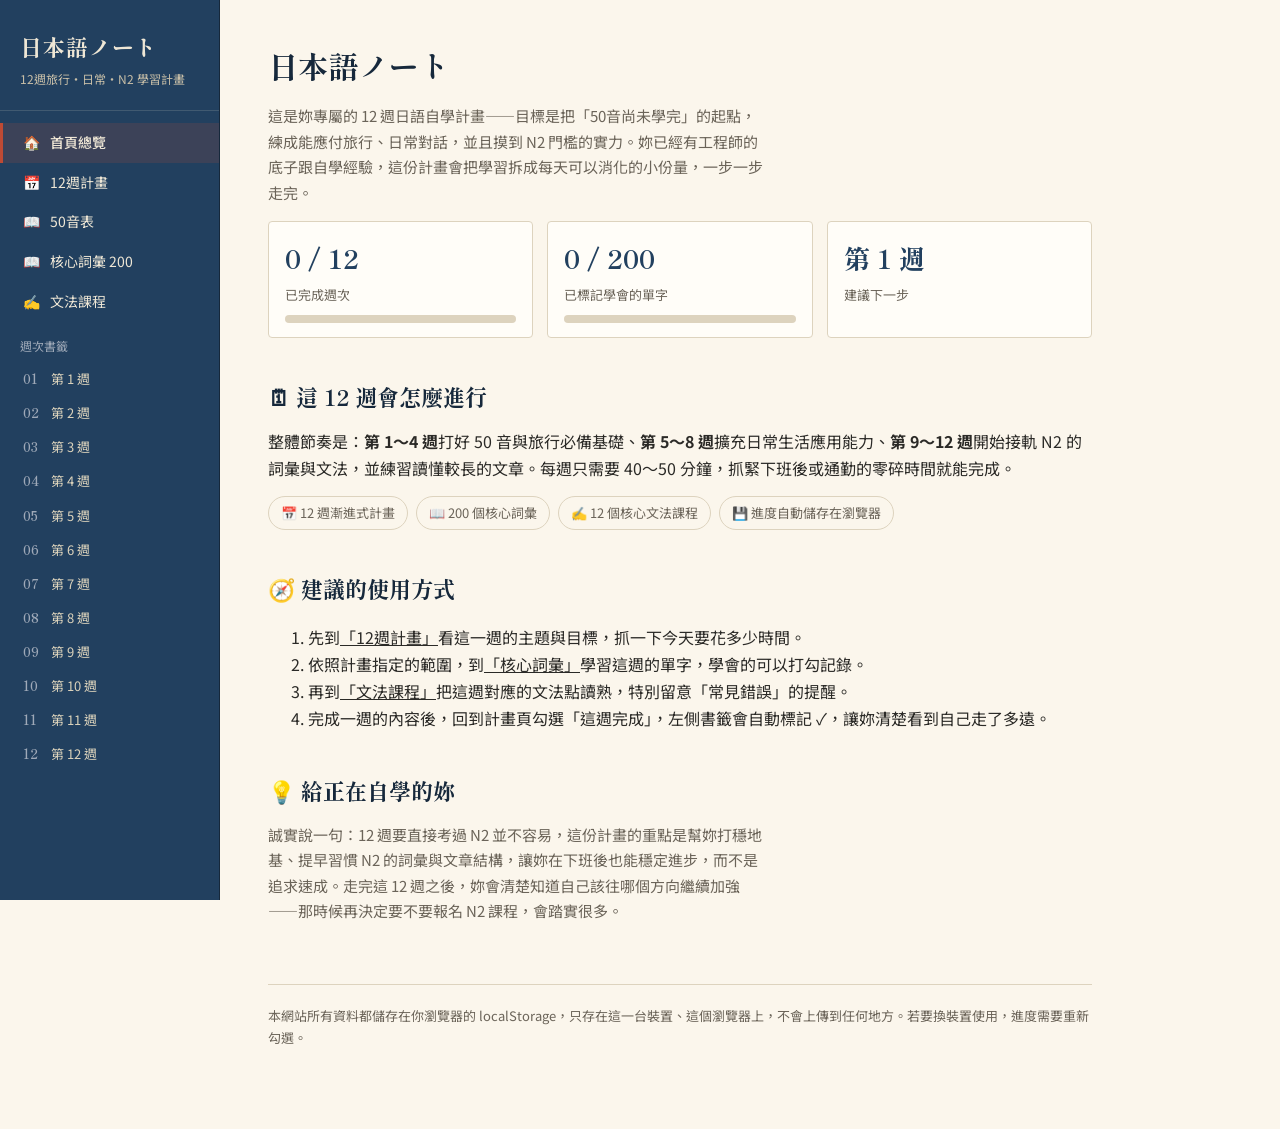
<file: index.html>
<!DOCTYPE html>
<html lang="zh-Hant">
<head>
<meta charset="UTF-8" />
<meta name="viewport" content="width=device-width, initial-scale=1.0" />
<title>日本語ノート｜12週旅行・日常・N2 學習計畫</title>
<meta name="description" content="專為上班族設計的 12 週日語自學計畫：從 50 音開始，逐步邁向旅行日語、日常對話與 N2 檢定。" />
<link rel="icon" href="data:image/svg+xml,<svg xmlns=%22http://www.w3.org/2000/svg%22 viewBox=%220 0 100 100%22><text y=%22.9em%22 font-size=%2290%22>🎌</text></svg>" />
<link rel="stylesheet" href="css/style.css" />
<script src="data/plan.js" defer></script>
<script src="data/vocab.js" defer></script>
<script src="data/grammar.js" defer></script>
<script src="js/app.js" defer></script>
</head>
<body data-page="home">
<div class="app-shell">
  <nav class="spine" id="spine" aria-label="章節導覽"></nav>
  <main>
    <h1>日本語ノート</h1>
    <p class="lede">這是妳專屬的 12 週日語自學計畫——目標是把「50音尚未學完」的起點，練成能應付旅行、日常對話，並且摸到 N2 門檻的實力。妳已經有工程師的底子跟自學經驗，這份計畫會把學習拆成每天可以消化的小份量，一步一步走完。</p>

    <div class="card-grid" id="home-stats"></div>

    <h2>🗓 這 12 週會怎麼進行</h2>
    <p>整體節奏是：<strong>第 1〜4 週</strong>打好 50 音與旅行必備基礎、<strong>第 5〜8 週</strong>擴充日常生活應用能力、<strong>第 9〜12 週</strong>開始接軌 N2 的詞彙與文法，並練習讀懂較長的文章。每週只需要 40〜50 分鐘，抓緊下班後或通勤的零碎時間就能完成。</p>

    <div class="pill-row">
      <span class="pill">📅 12 週漸進式計畫</span>
      <span class="pill">📖 200 個核心詞彙</span>
      <span class="pill">✍️ 12 個核心文法課程</span>
      <span class="pill">💾 進度自動儲存在瀏覽器</span>
    </div>

    <h2>🧭 建議的使用方式</h2>
    <ol>
      <li>先到<a href="plan.html">「12週計畫」</a>看這一週的主題與目標，抓一下今天要花多少時間。</li>
      <li>依照計畫指定的範圍，到<a href="vocab.html">「核心詞彙」</a>學習這週的單字，學會的可以打勾記錄。</li>
      <li>再到<a href="grammar.html">「文法課程」</a>把這週對應的文法點讀熟，特別留意「常見錯誤」的提醒。</li>
      <li>完成一週的內容後，回到計畫頁勾選「這週完成」，左側書籤會自動標記 ✓，讓妳清楚看到自己走了多遠。</li>
    </ol>

    <h2>💡 給正在自學的妳</h2>
    <p class="lede">誠實說一句：12 週要直接考過 N2 並不容易，這份計畫的重點是幫妳打穩地基、提早習慣 N2 的詞彙與文章結構，讓妳在下班後也能穩定進步，而不是追求速成。走完這 12 週之後，妳會清楚知道自己該往哪個方向繼續加強——那時候再決定要不要報名 N2 課程，會踏實很多。</p>

    <footer class="site-footer">
      本網站所有資料都儲存在你瀏覽器的 localStorage，只存在這一台裝置、這個瀏覽器上，不會上傳到任何地方。若要換裝置使用，進度需要重新勾選。
    </footer>
  </main>
</div>
</body>
</html>
</file>
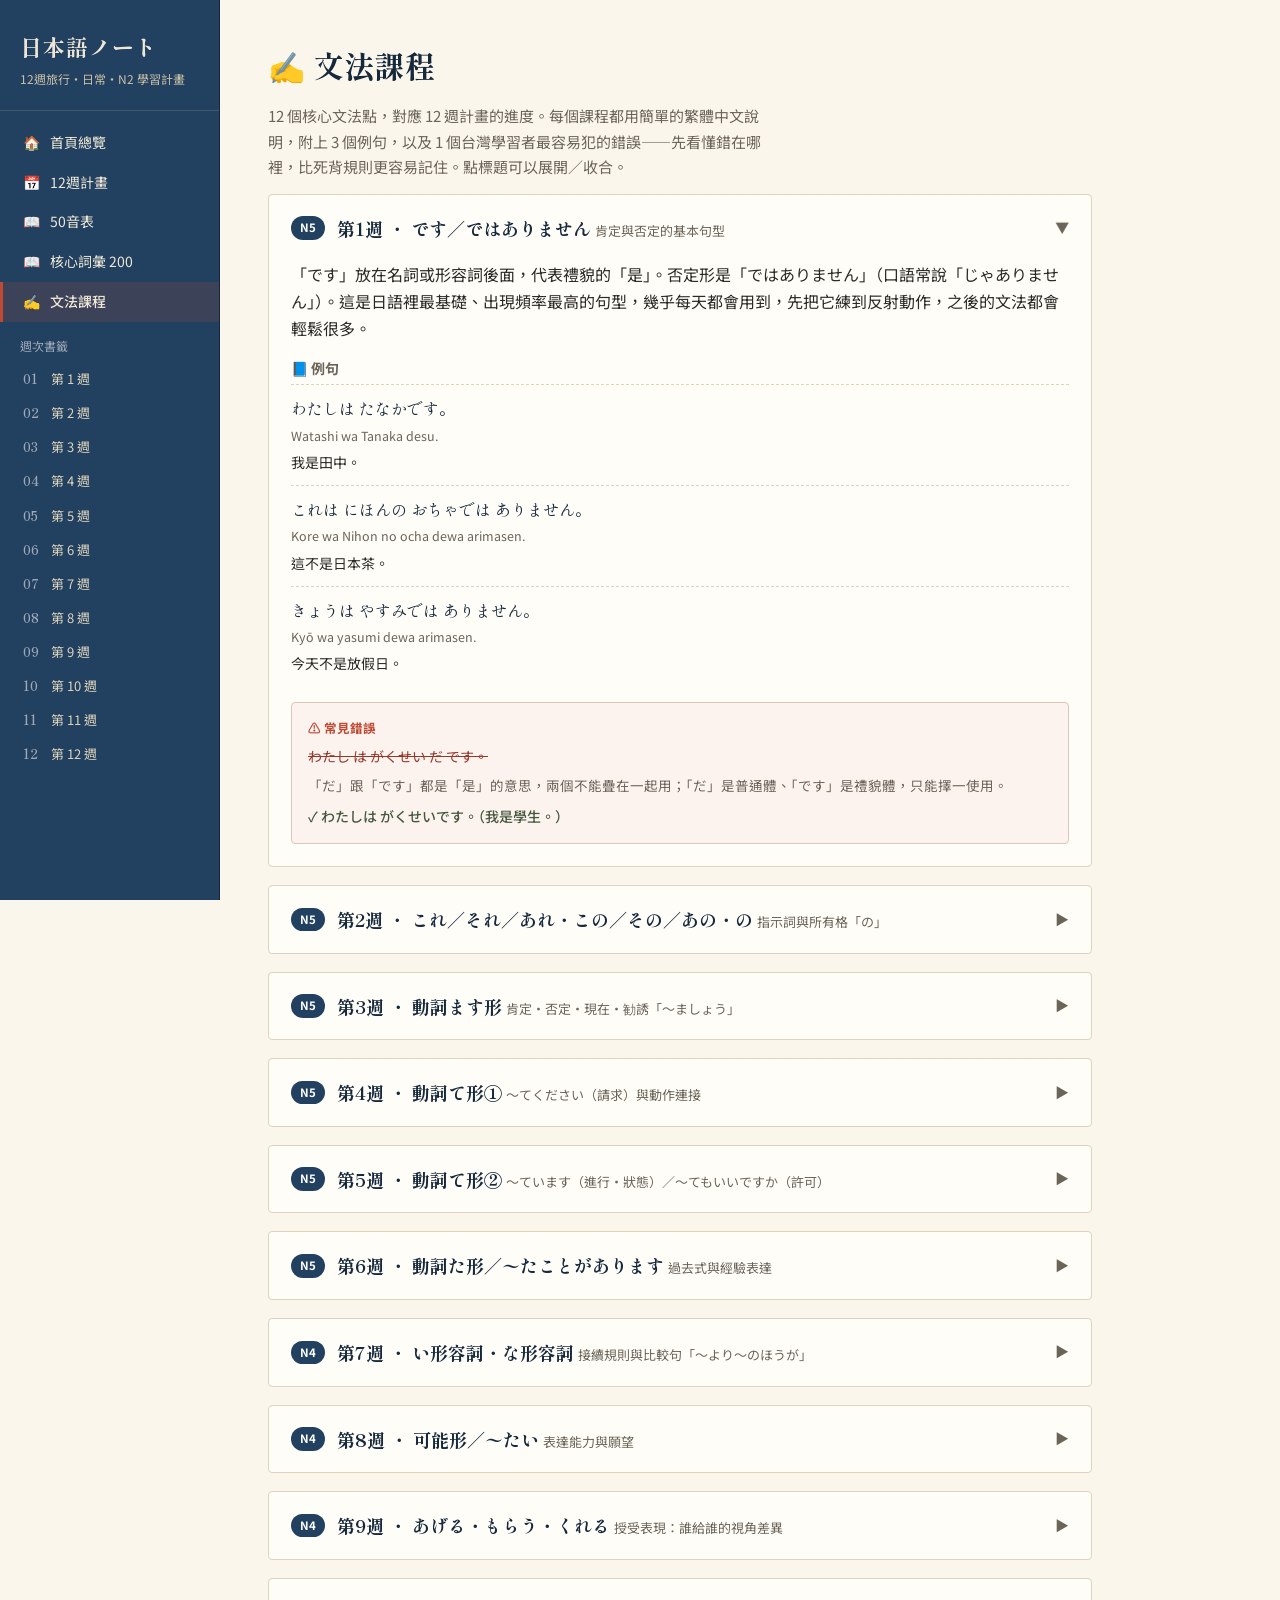
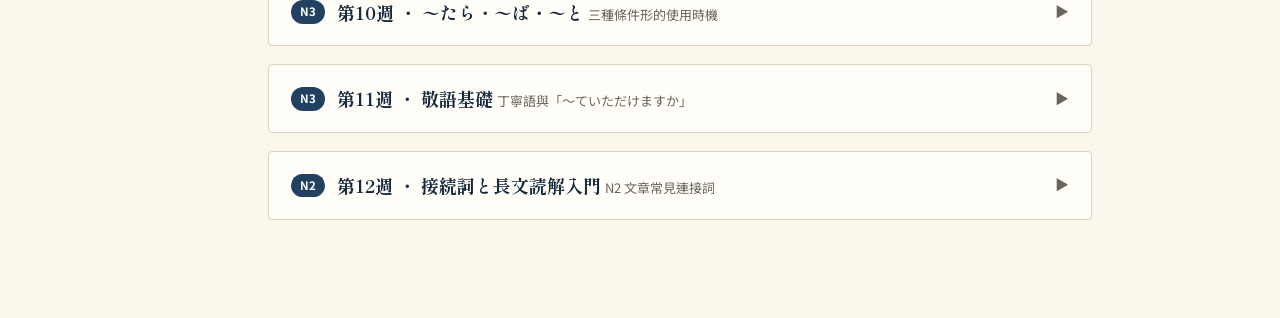
<file: grammar.html>
<!DOCTYPE html>
<html lang="zh-Hant">
<head>
<meta charset="UTF-8" />
<meta name="viewport" content="width=device-width, initial-scale=1.0" />
<title>文法課程｜日本語ノート</title>
<link rel="icon" href="data:image/svg+xml,<svg xmlns=%22http://www.w3.org/2000/svg%22 viewBox=%220 0 100 100%22><text y=%22.9em%22 font-size=%2290%22>🎌</text></svg>" />
<link rel="stylesheet" href="css/style.css" />
<script src="data/grammar.js" defer></script>
<script src="js/app.js" defer></script>
</head>
<body data-page="grammar">
<div class="app-shell">
  <nav class="spine" id="spine" aria-label="章節導覽"></nav>
  <main>
    <h1>✍️ 文法課程</h1>
    <p class="lede">12 個核心文法點，對應 12 週計畫的進度。每個課程都用簡單的繁體中文說明，附上 3 個例句，以及 1 個台灣學習者最容易犯的錯誤——先看懂錯在哪裡，比死背規則更容易記住。點標題可以展開／收合。</p>
    <div id="grammar-list"></div>
  </main>
</div>
</body>
</html>
</file>
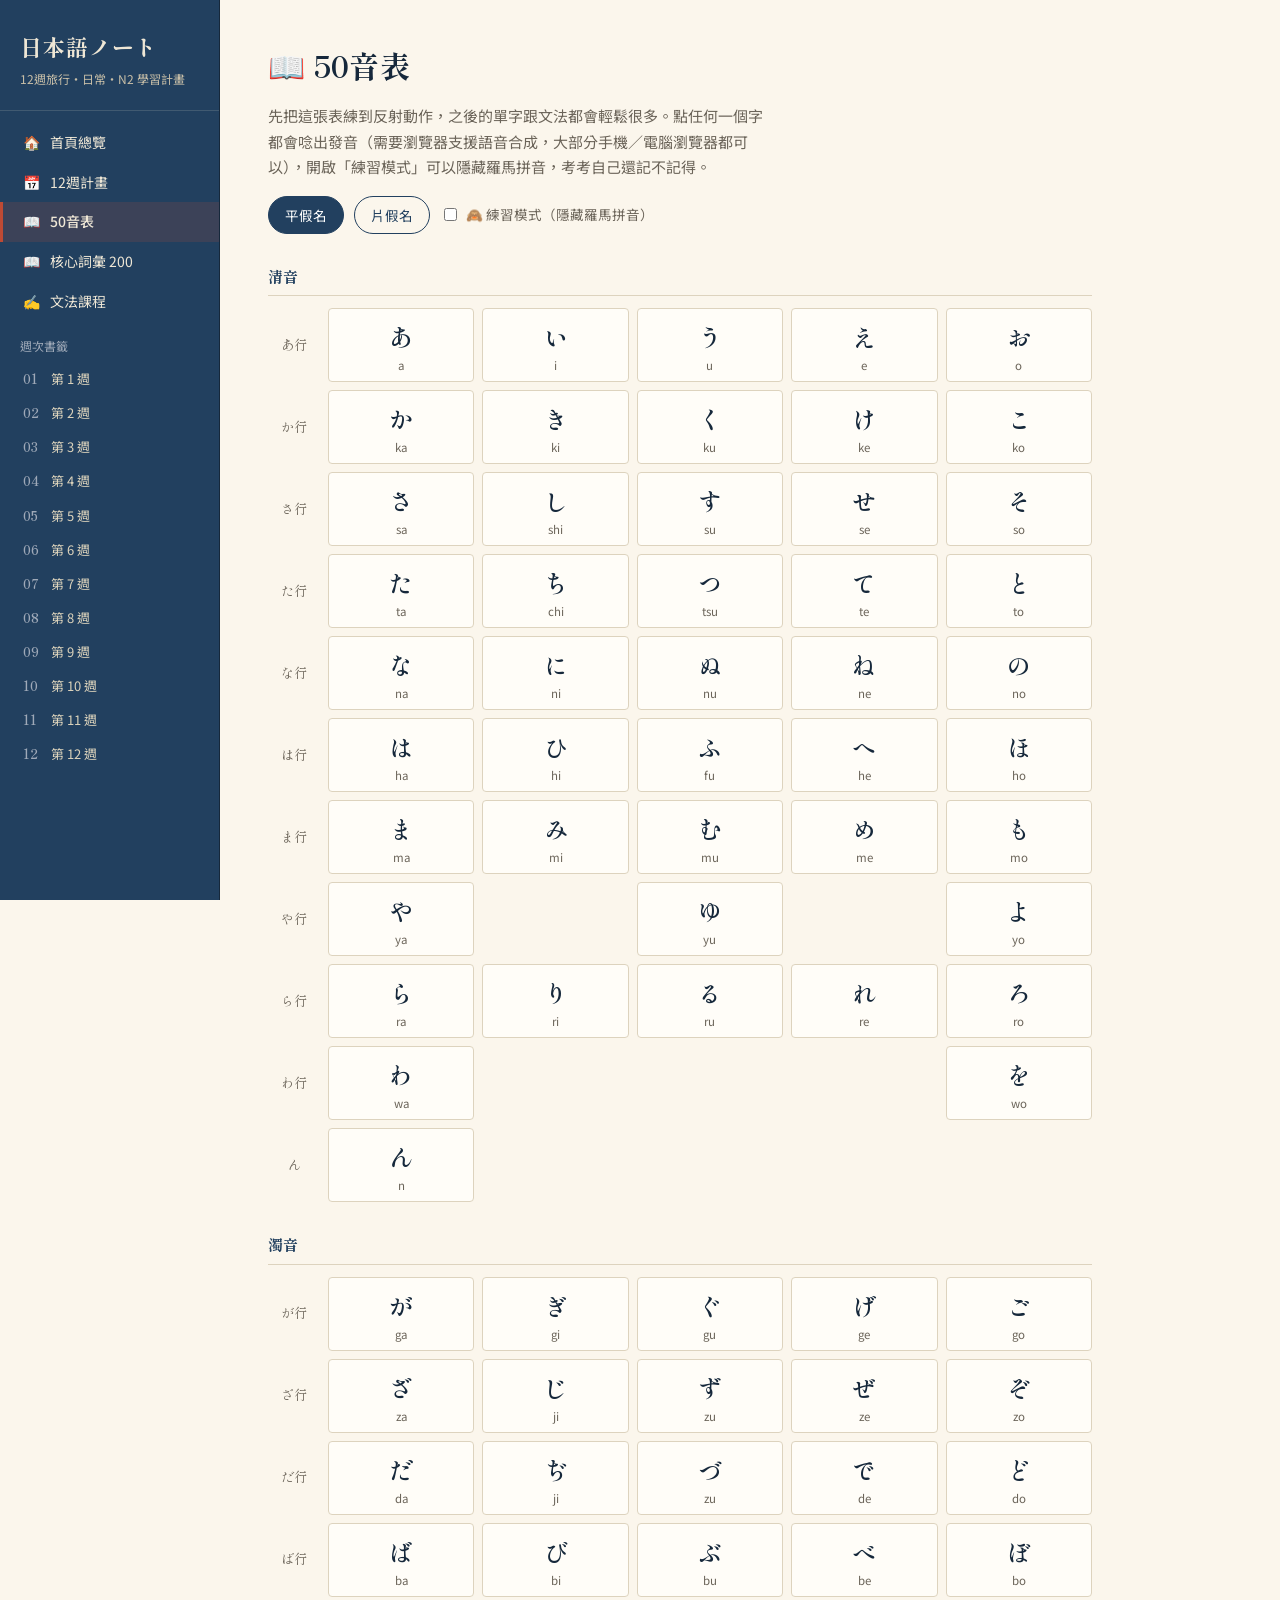
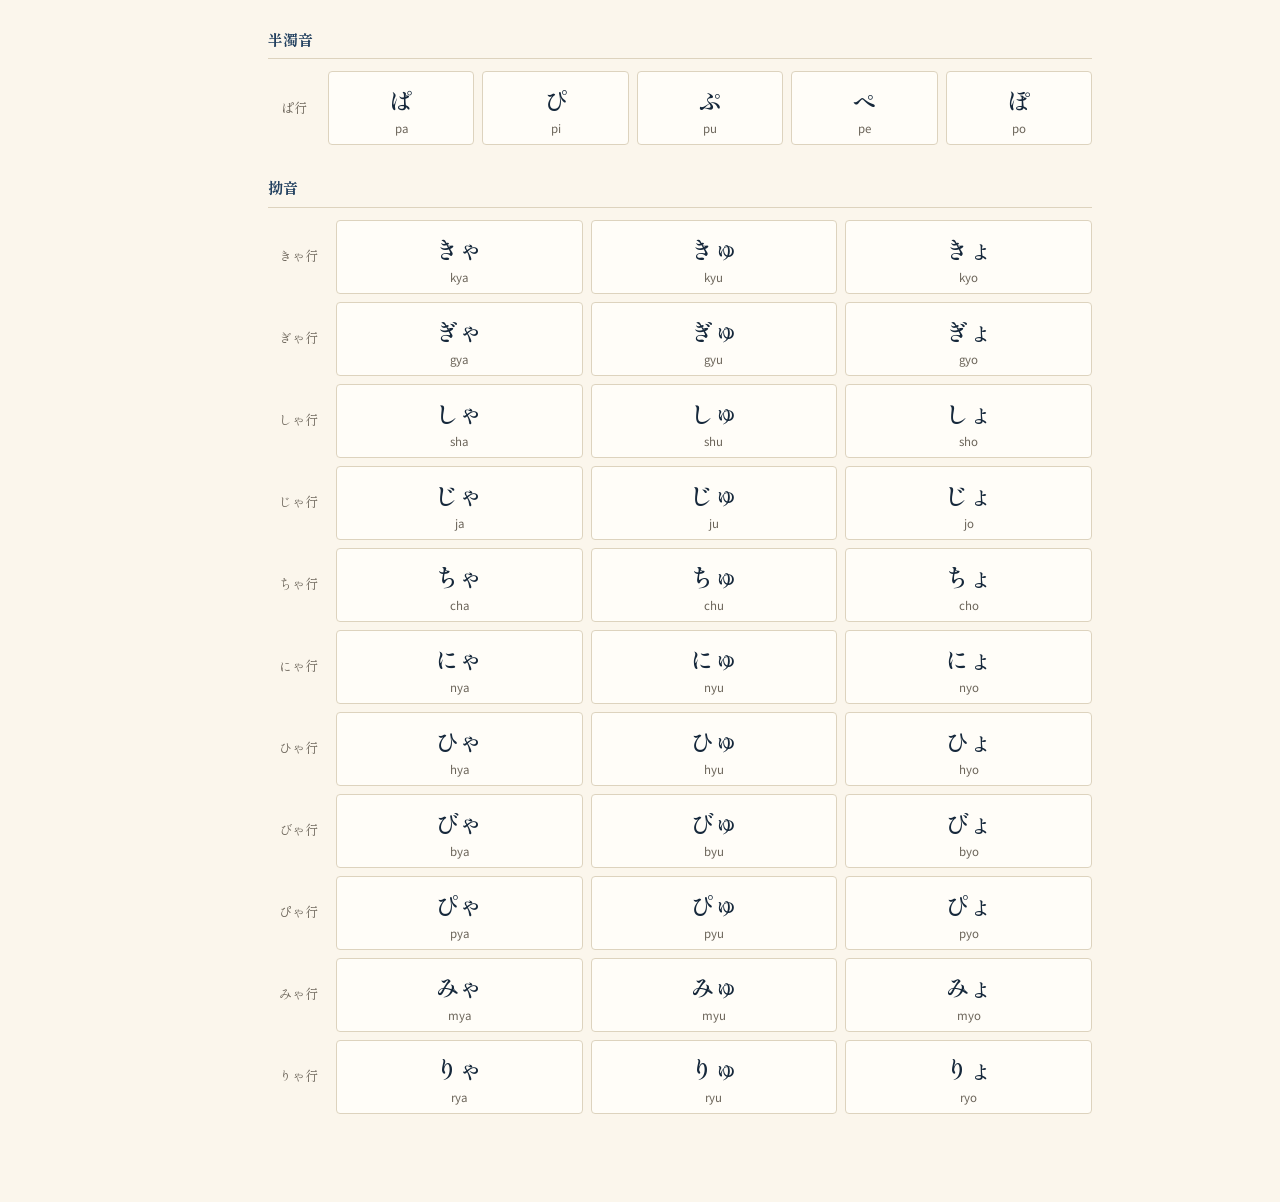
<file: kana.html>
<!DOCTYPE html>
<html lang="zh-Hant">
<head>
<meta charset="UTF-8" />
<meta name="viewport" content="width=device-width, initial-scale=1.0" />
<title>50音表｜日本語ノート</title>
<link rel="icon" href="data:image/svg+xml,<svg xmlns=%22http://www.w3.org/2000/svg%22 viewBox=%220 0 100 100%22><text y=%22.9em%22 font-size=%2290%22>🎌</text></svg>" />
<link rel="stylesheet" href="css/style.css" />
<script src="data/kana.js" defer></script>
<script src="js/app.js" defer></script>
</head>
<body data-page="kana">
<div class="app-shell">
  <nav class="spine" id="spine" aria-label="章節導覽"></nav>
  <main>
    <h1>📖 50音表</h1>
    <p class="lede">先把這張表練到反射動作，之後的單字跟文法都會輕鬆很多。點任何一個字都會唸出發音（需要瀏覽器支援語音合成，大部分手機／電腦瀏覽器都可以），開啟「練習模式」可以隱藏羅馬拼音，考考自己還記不記得。</p>

    <div class="kana-controls">
      <button type="button" id="kana-script-h" class="btn-toggle active">平假名</button>
      <button type="button" id="kana-script-k" class="btn-toggle">片假名</button>
      <label><input type="checkbox" id="kana-practice-mode" /> 🙈 練習模式（隱藏羅馬拼音）</label>
    </div>

    <div id="kana-table-wrap"></div>
  </main>
</div>
</body>
</html>
</file>
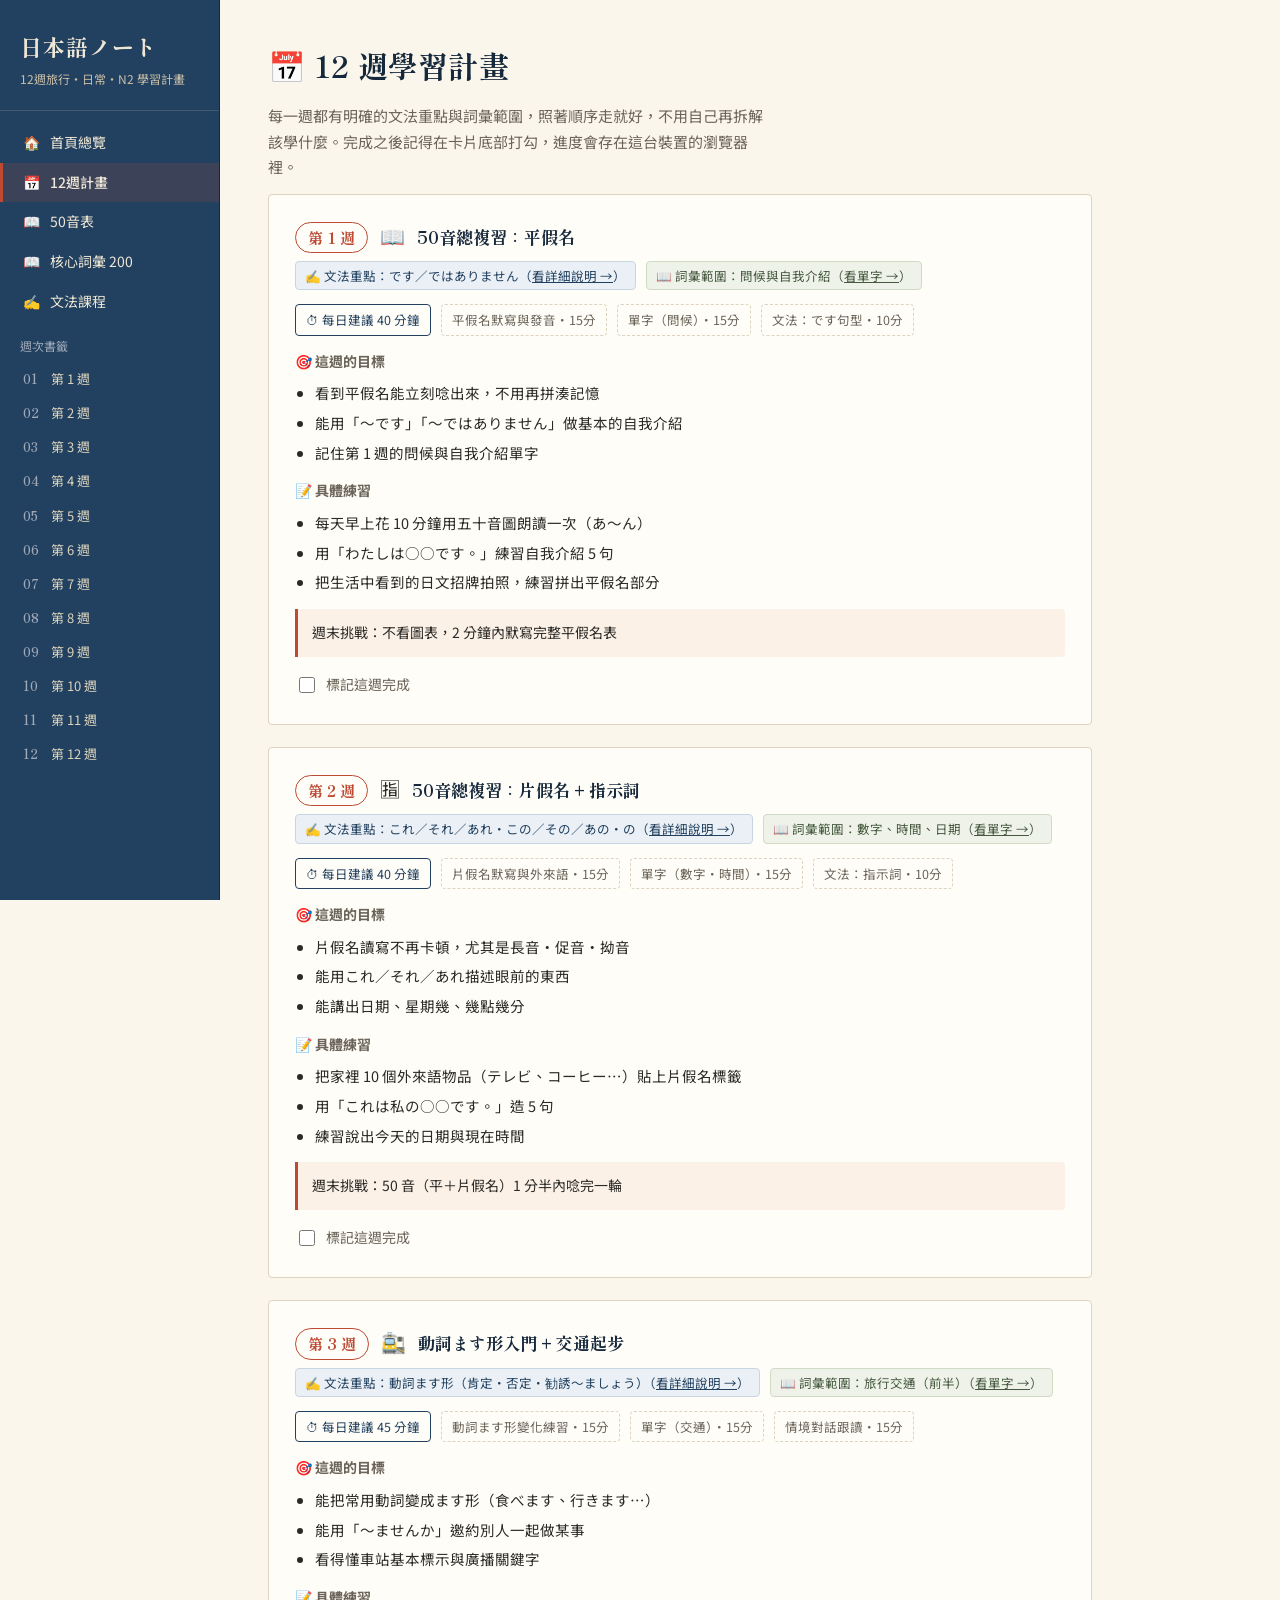
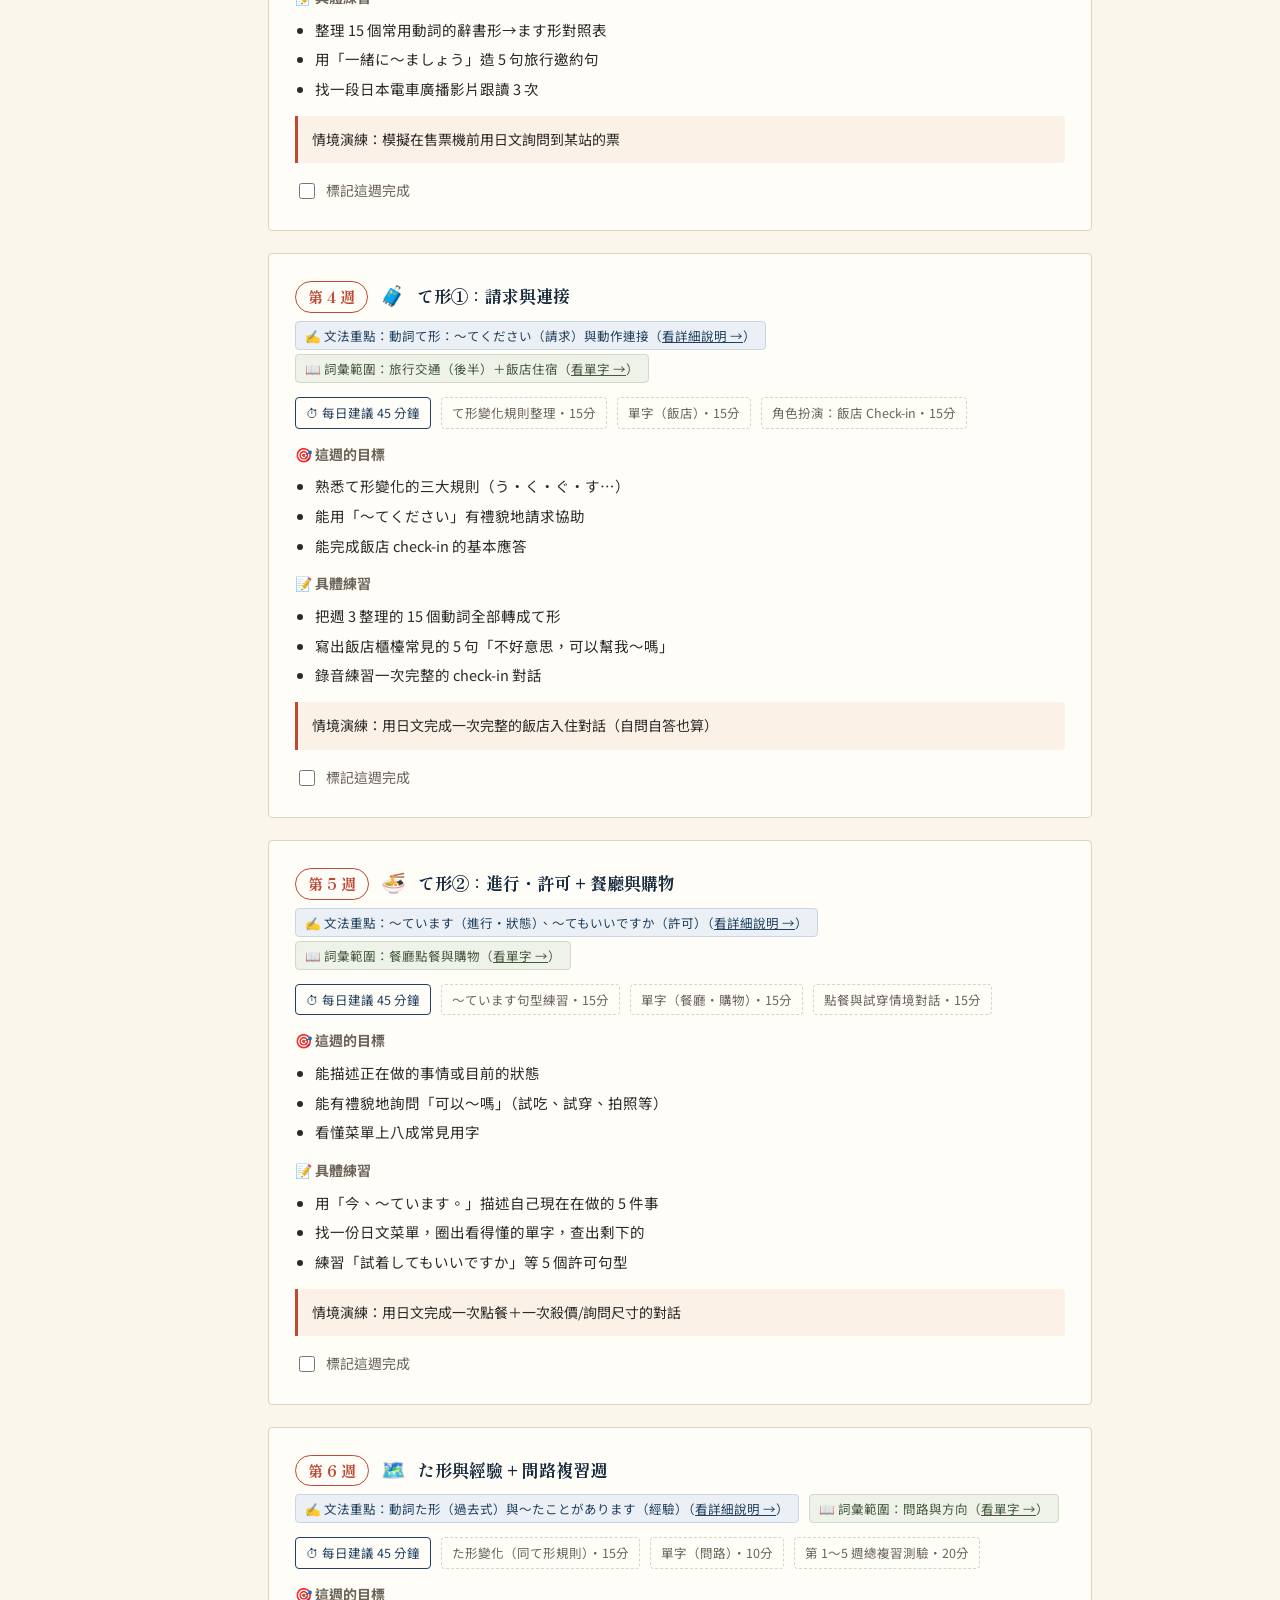
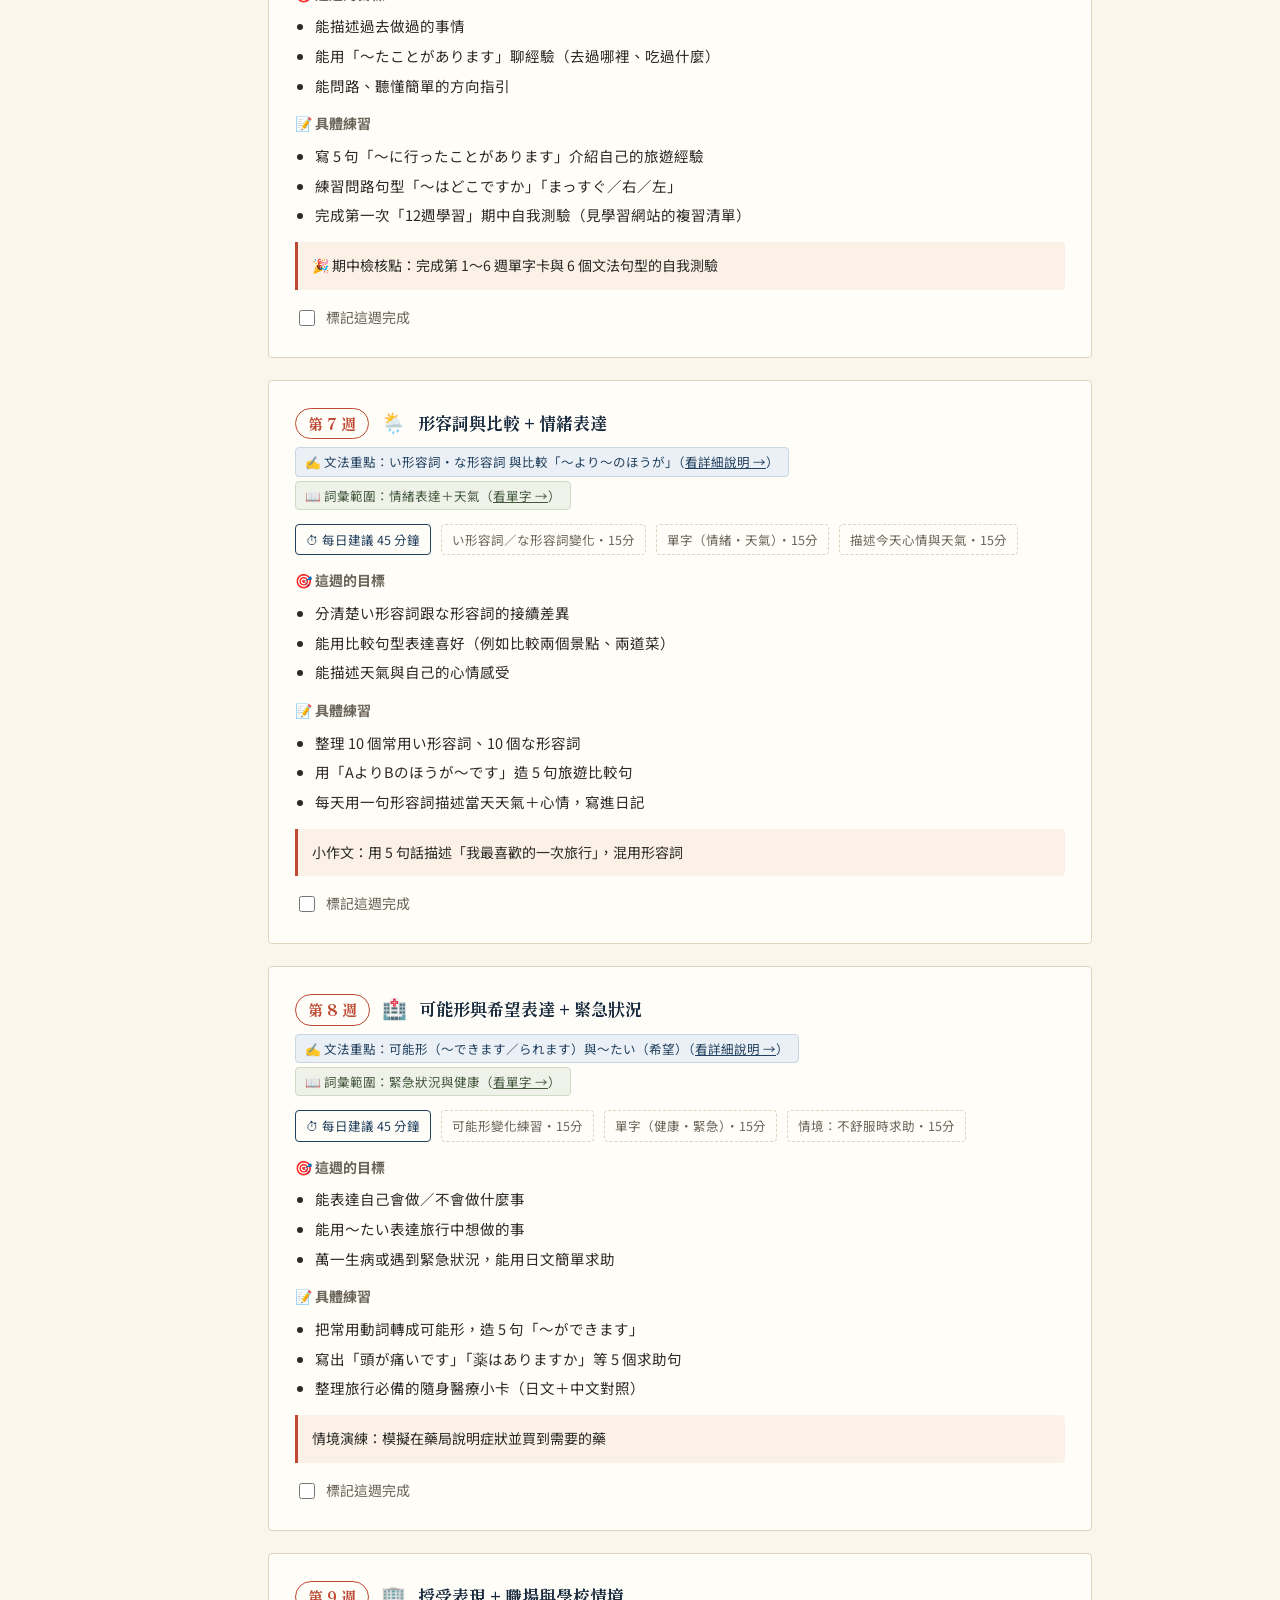
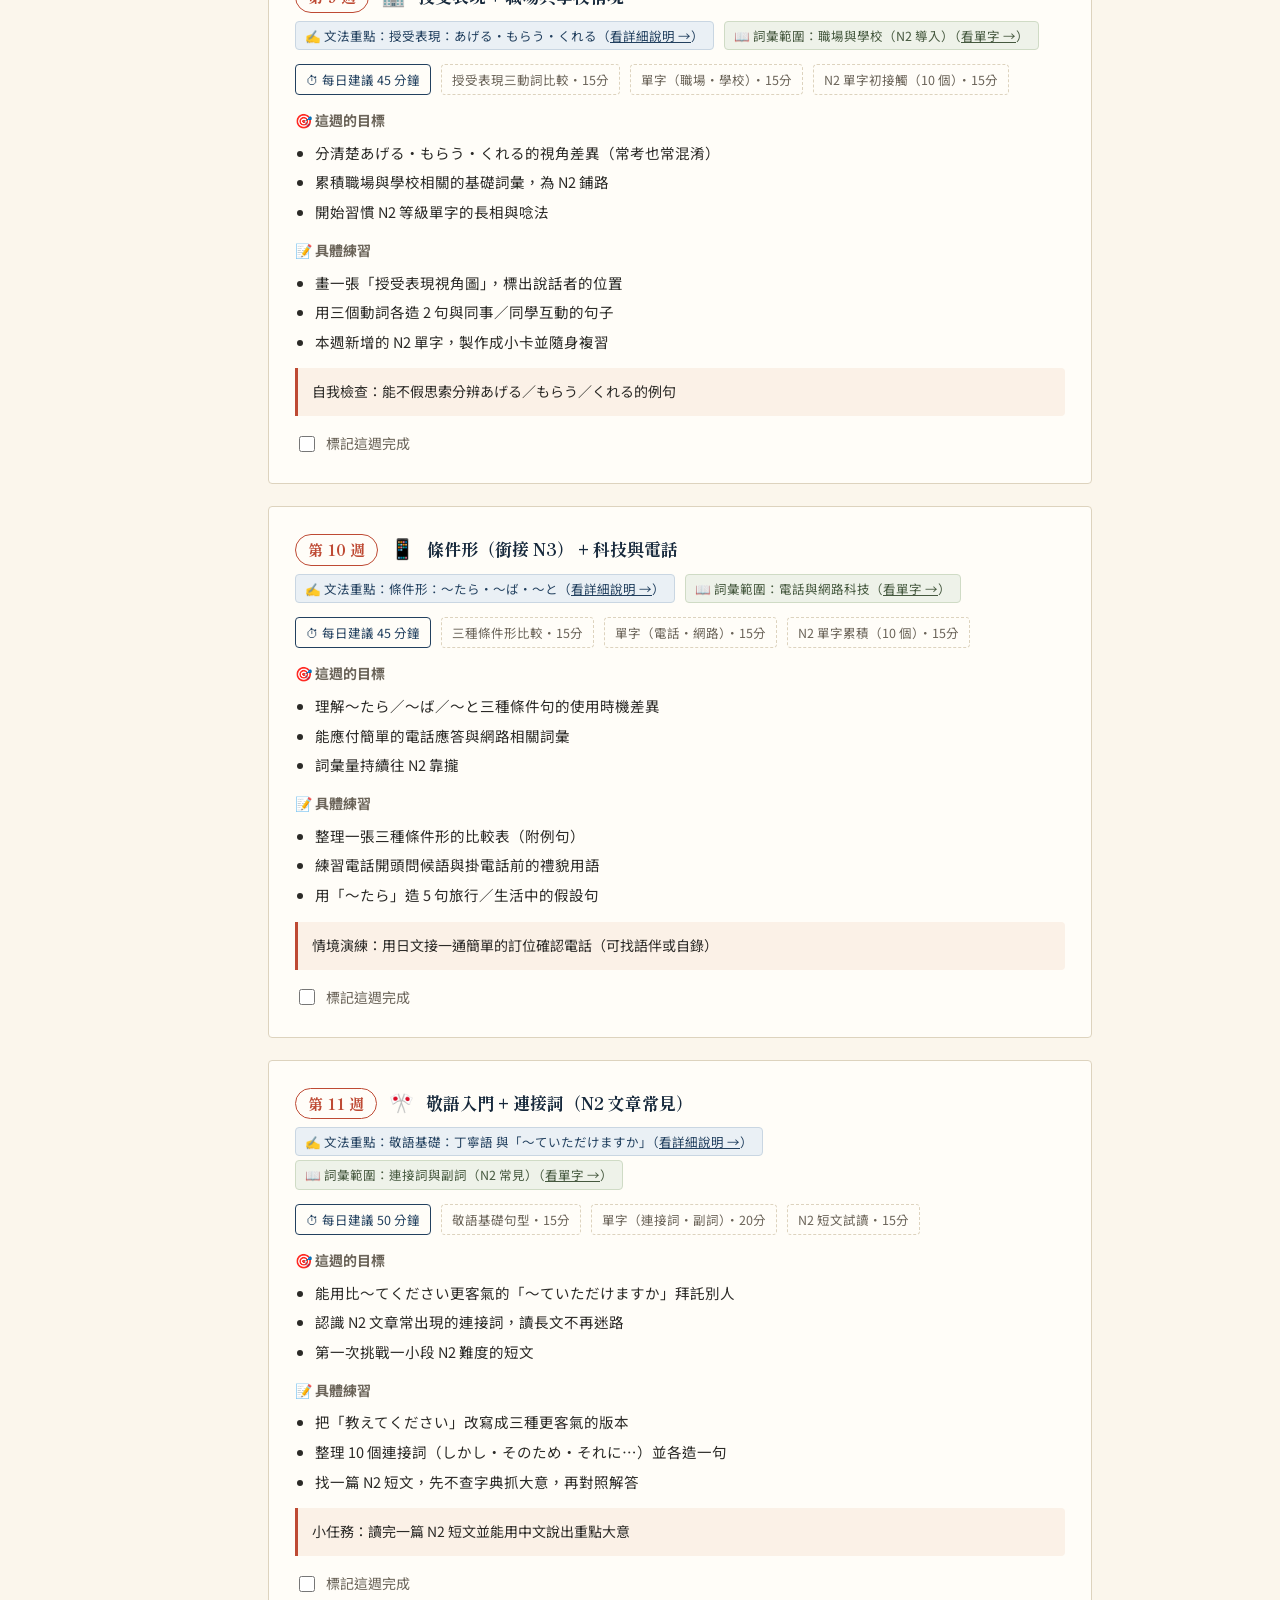
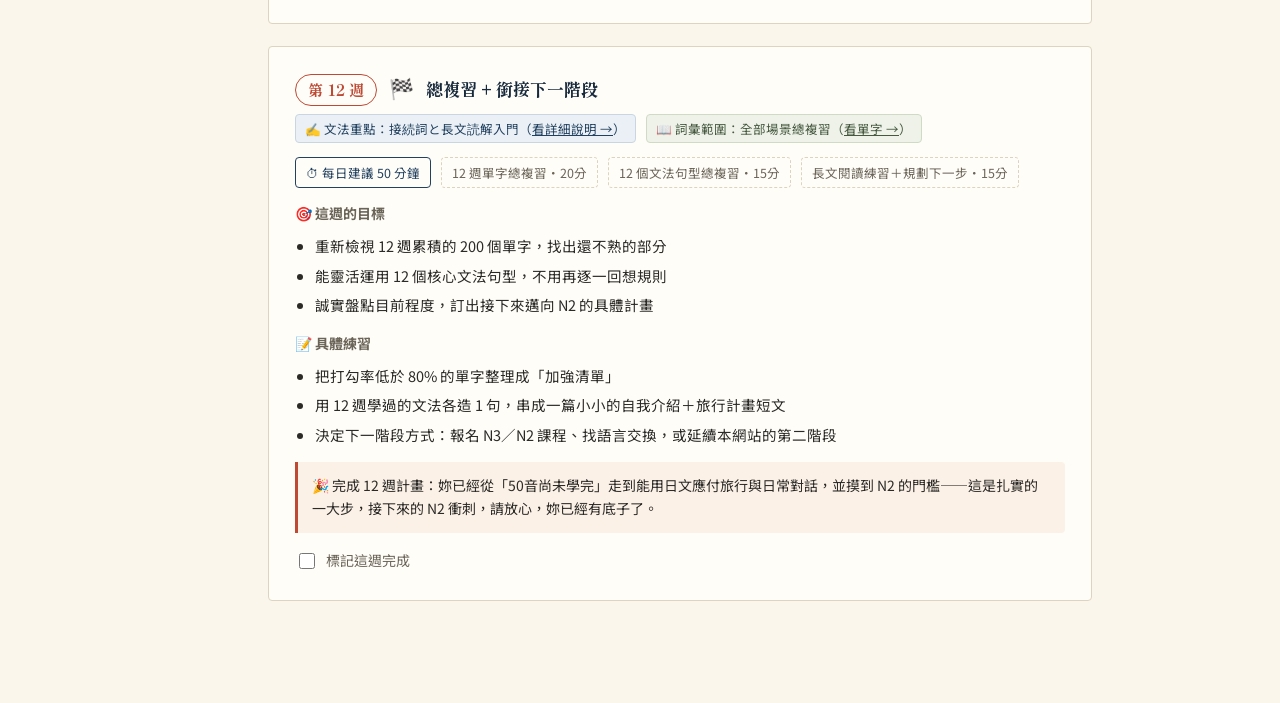
<file: plan.html>
<!DOCTYPE html>
<html lang="zh-Hant">
<head>
<meta charset="UTF-8" />
<meta name="viewport" content="width=device-width, initial-scale=1.0" />
<title>12週學習計畫｜日本語ノート</title>
<link rel="icon" href="data:image/svg+xml,<svg xmlns=%22http://www.w3.org/2000/svg%22 viewBox=%220 0 100 100%22><text y=%22.9em%22 font-size=%2290%22>🎌</text></svg>" />
<link rel="stylesheet" href="css/style.css" />
<script src="data/plan.js" defer></script>
<script src="js/app.js" defer></script>
</head>
<body data-page="plan">
<div class="app-shell">
  <nav class="spine" id="spine" aria-label="章節導覽"></nav>
  <main>
    <h1>📅 12 週學習計畫</h1>
    <p class="lede">每一週都有明確的文法重點與詞彙範圍，照著順序走就好，不用自己再拆解該學什麼。完成之後記得在卡片底部打勾，進度會存在這台裝置的瀏覽器裡。</p>
    <div id="plan-list"></div>
  </main>
</div>
</body>
</html>
</file>
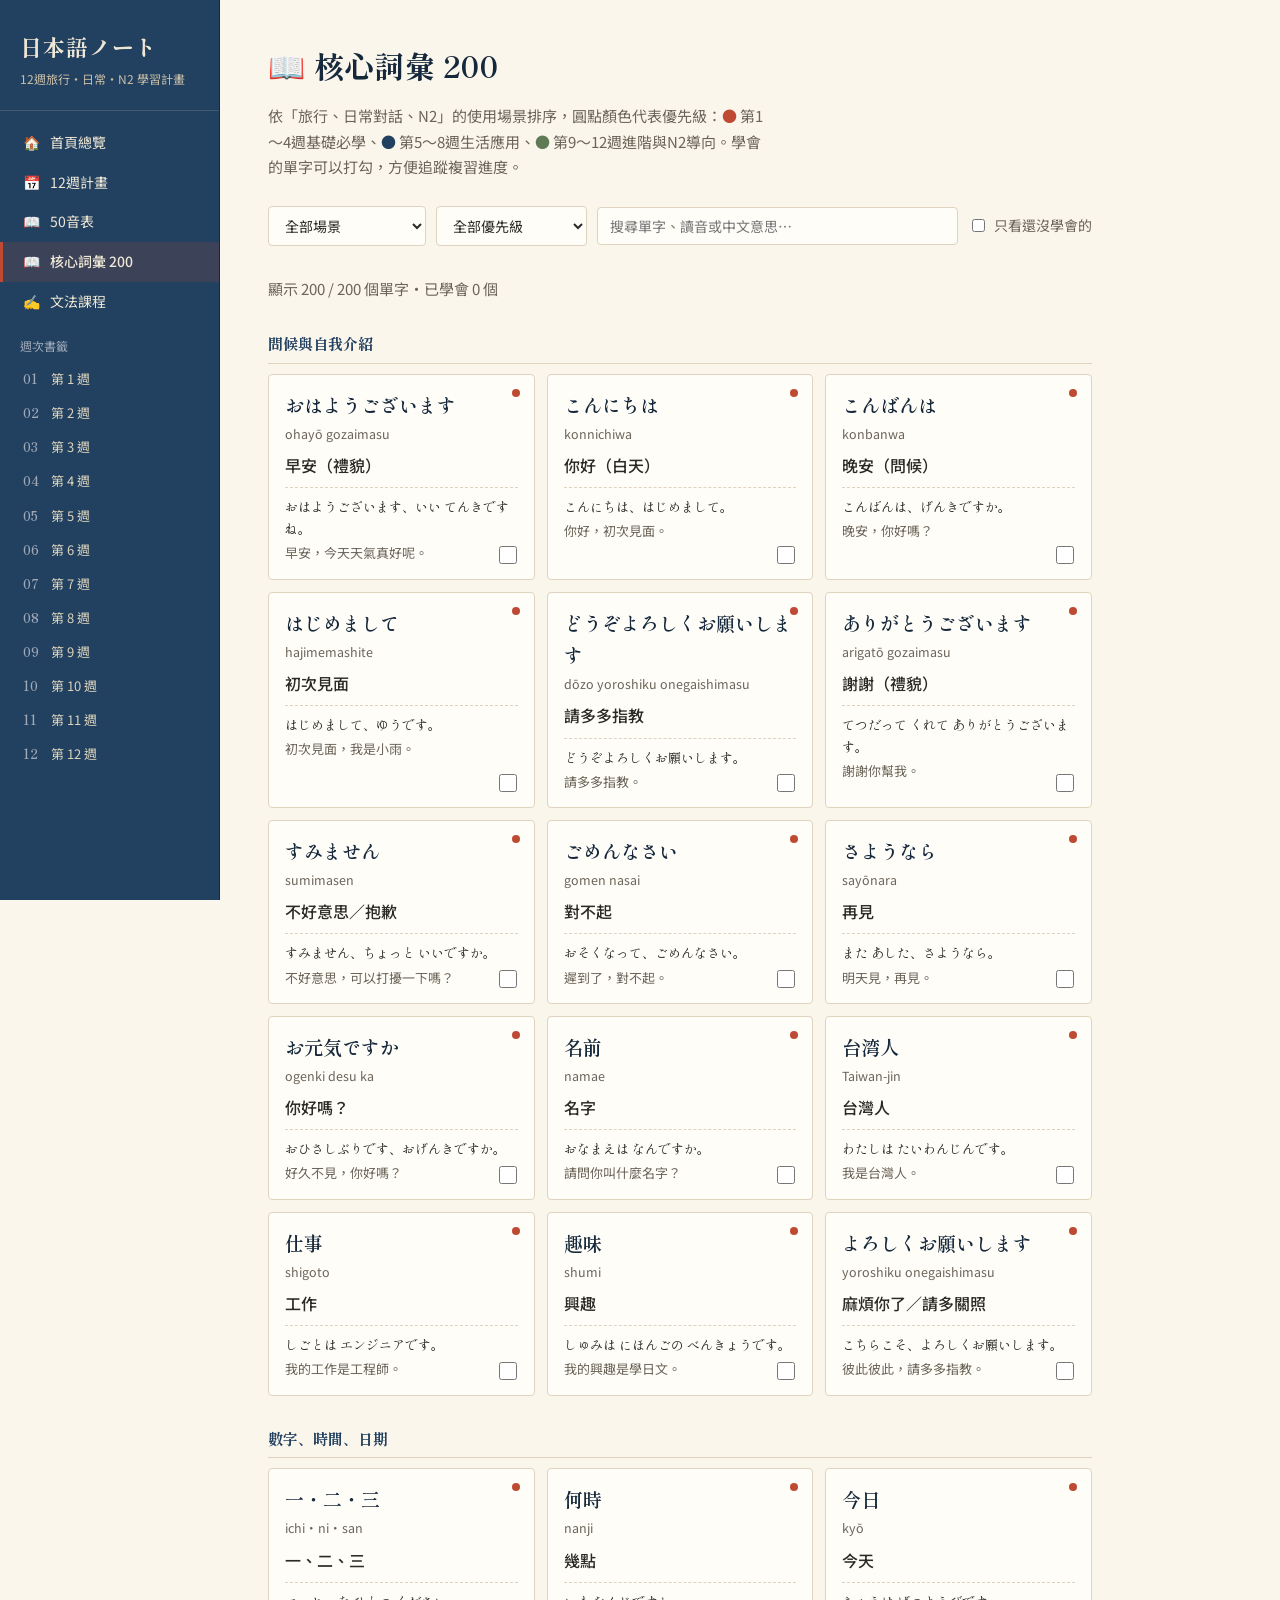
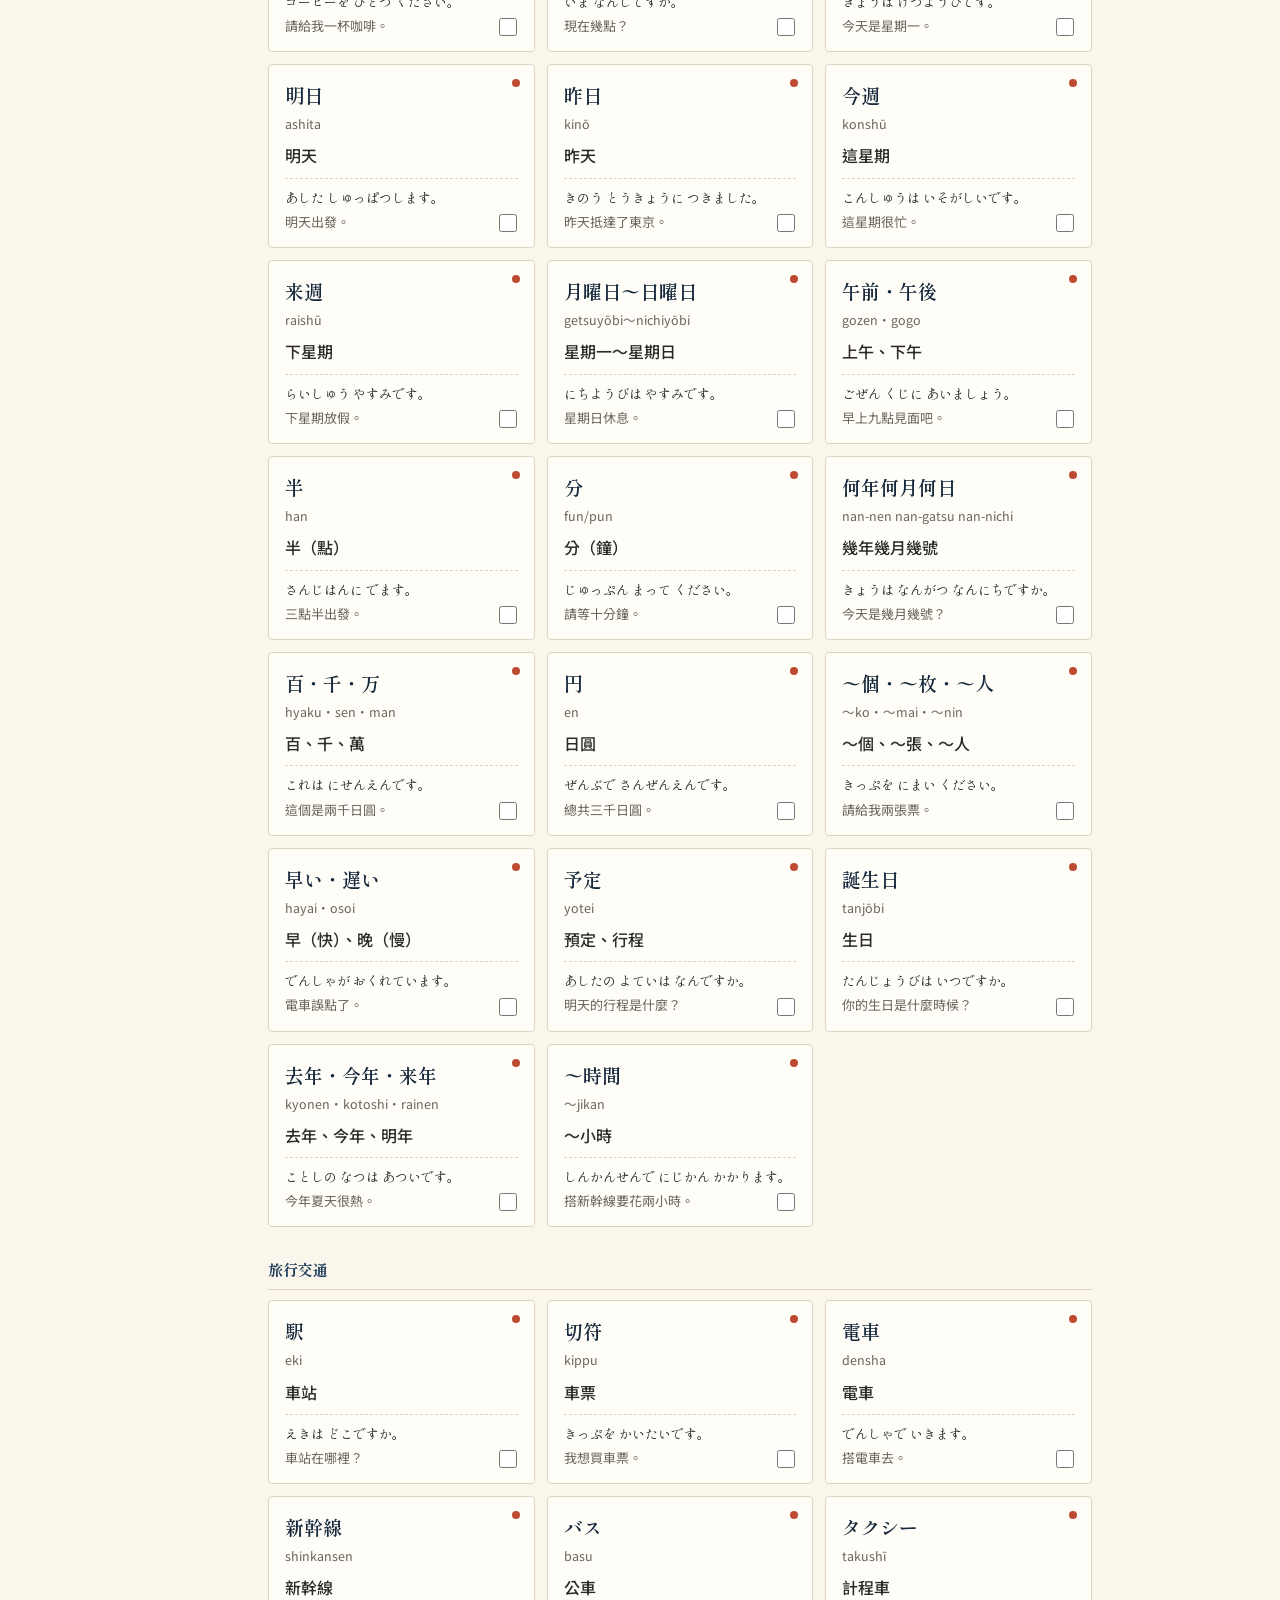
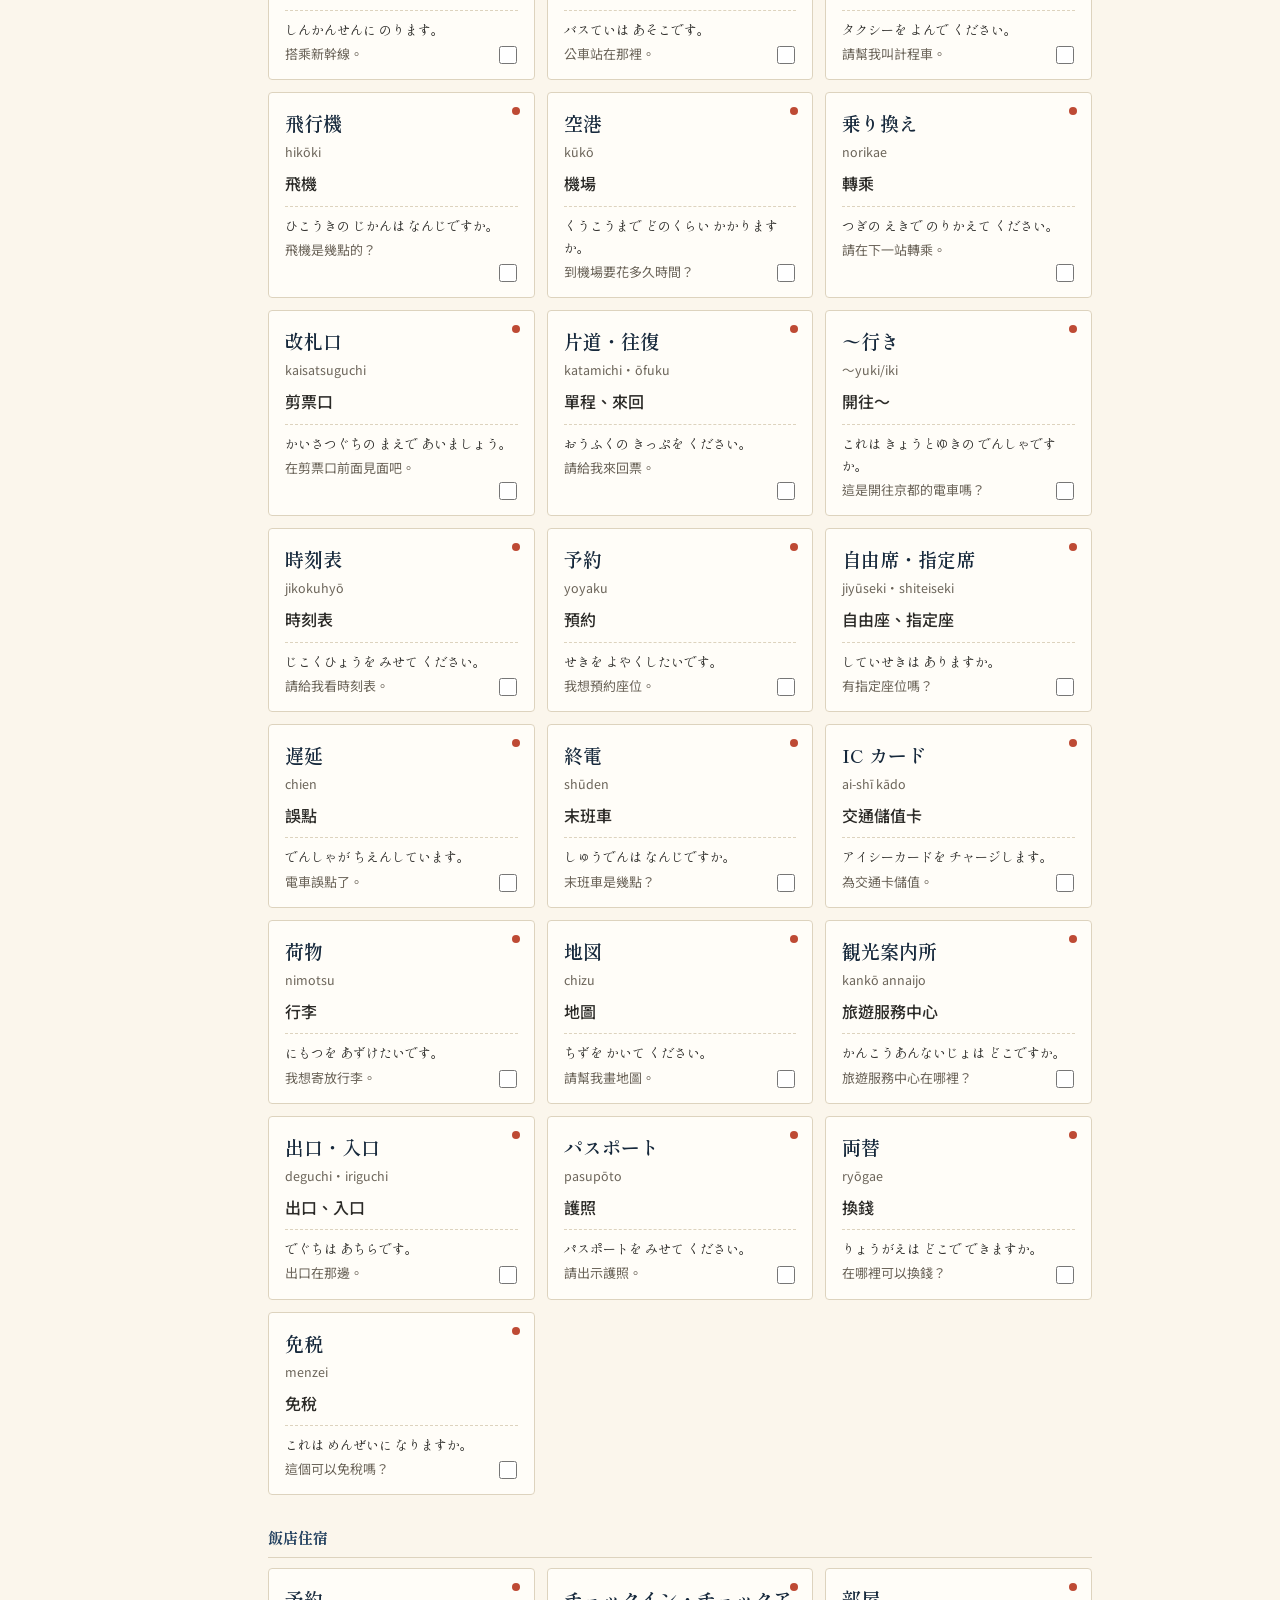
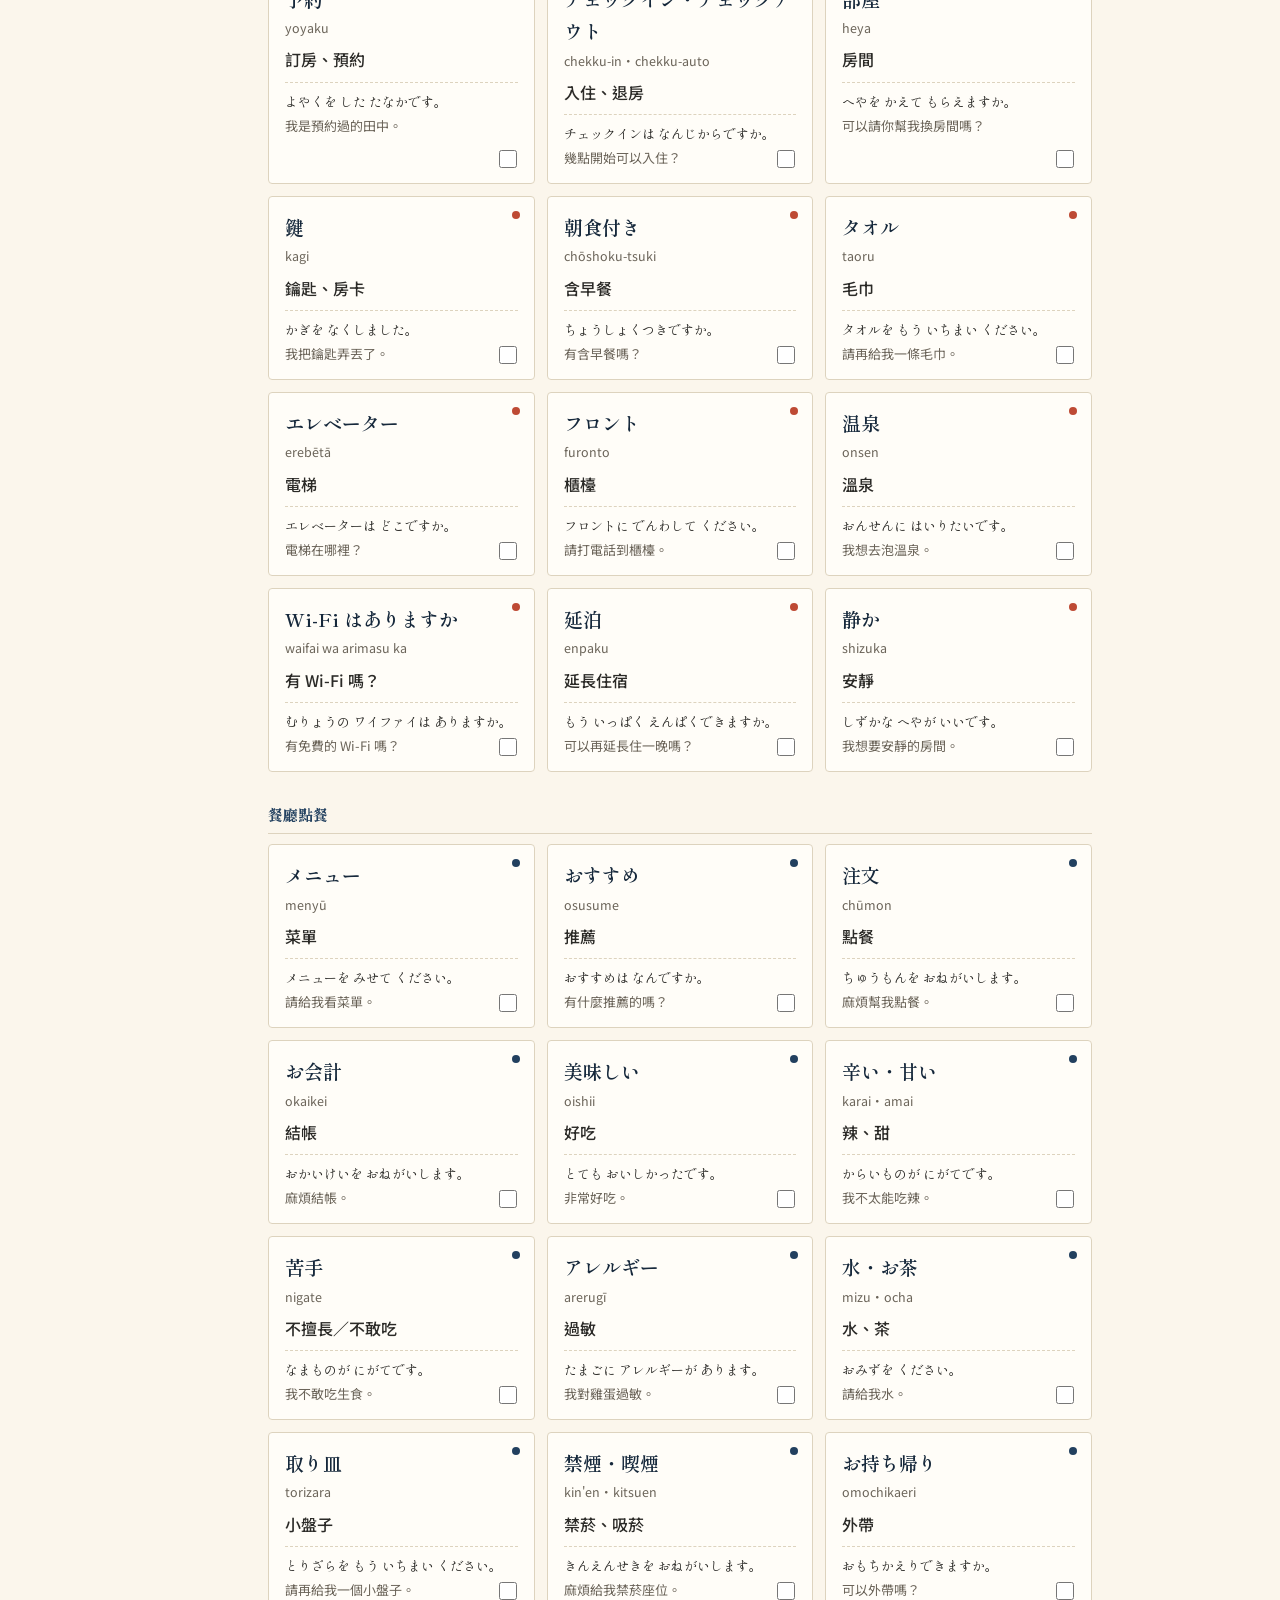
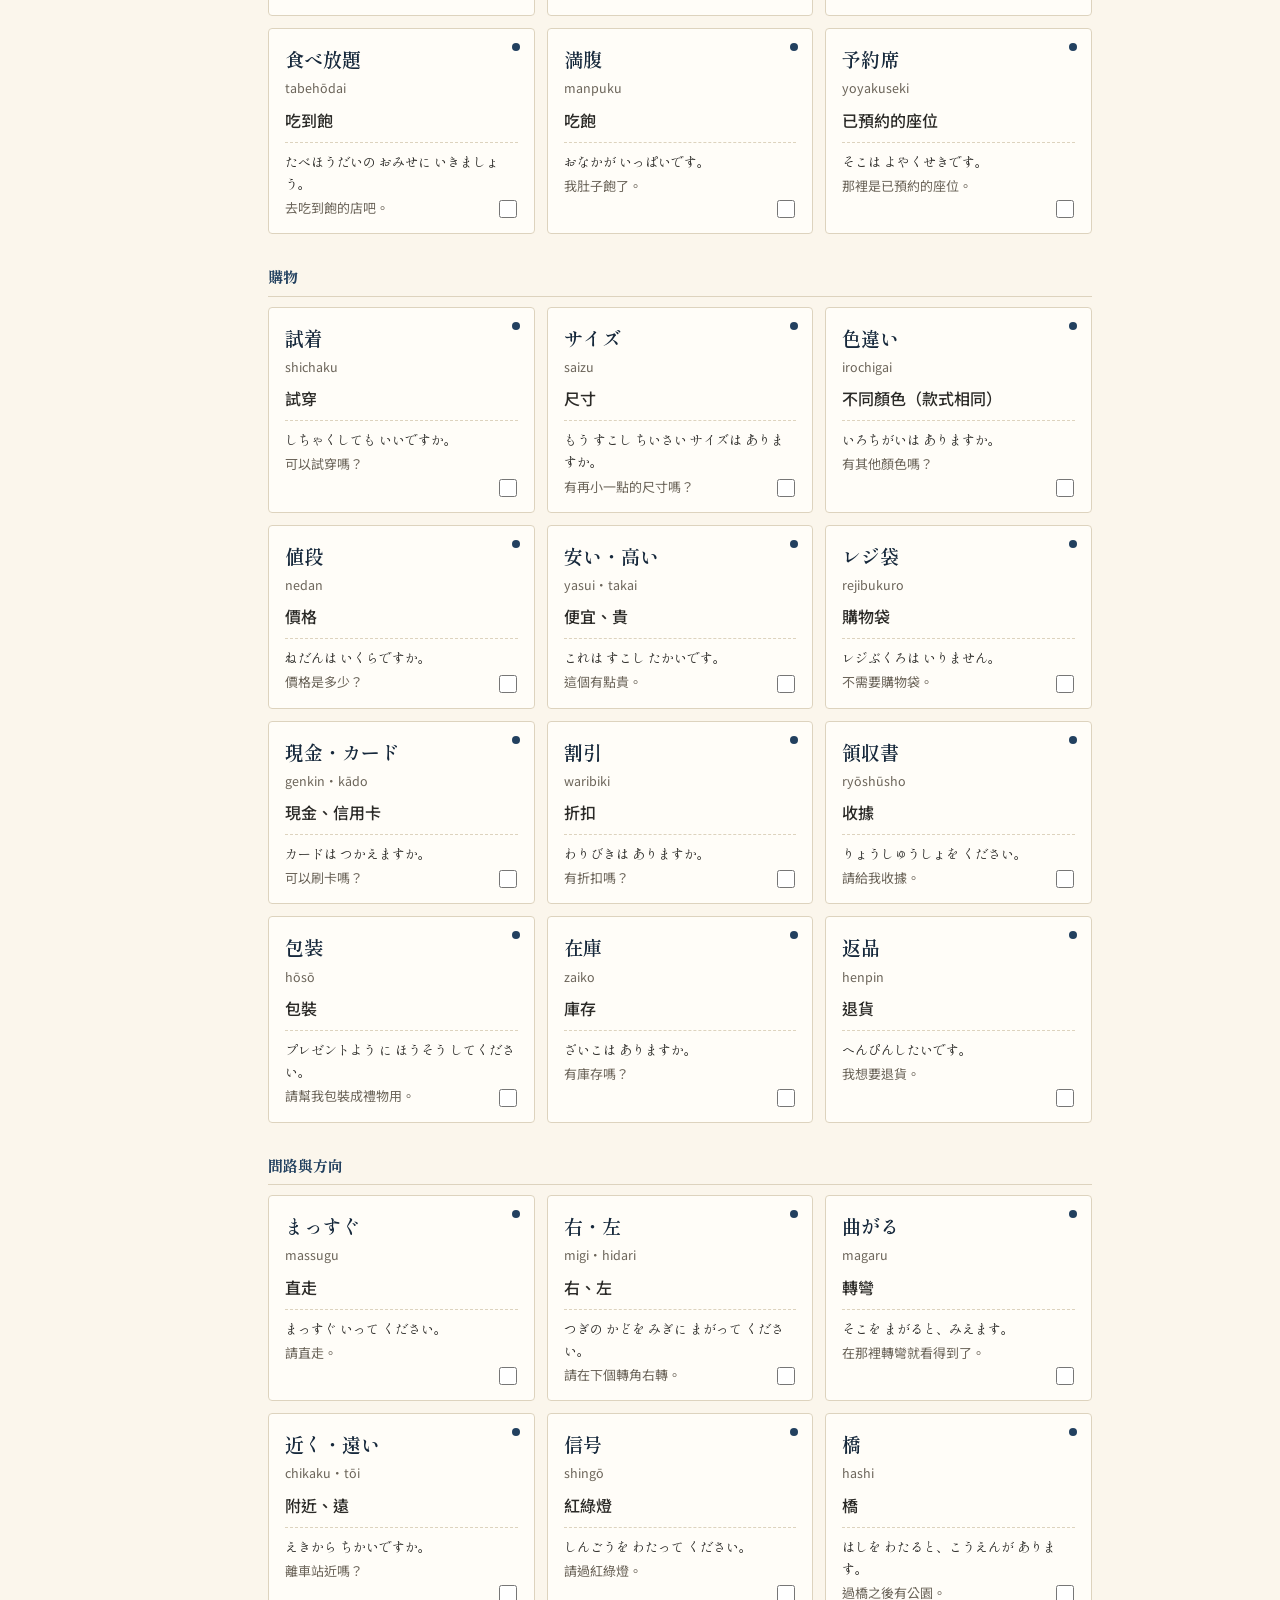
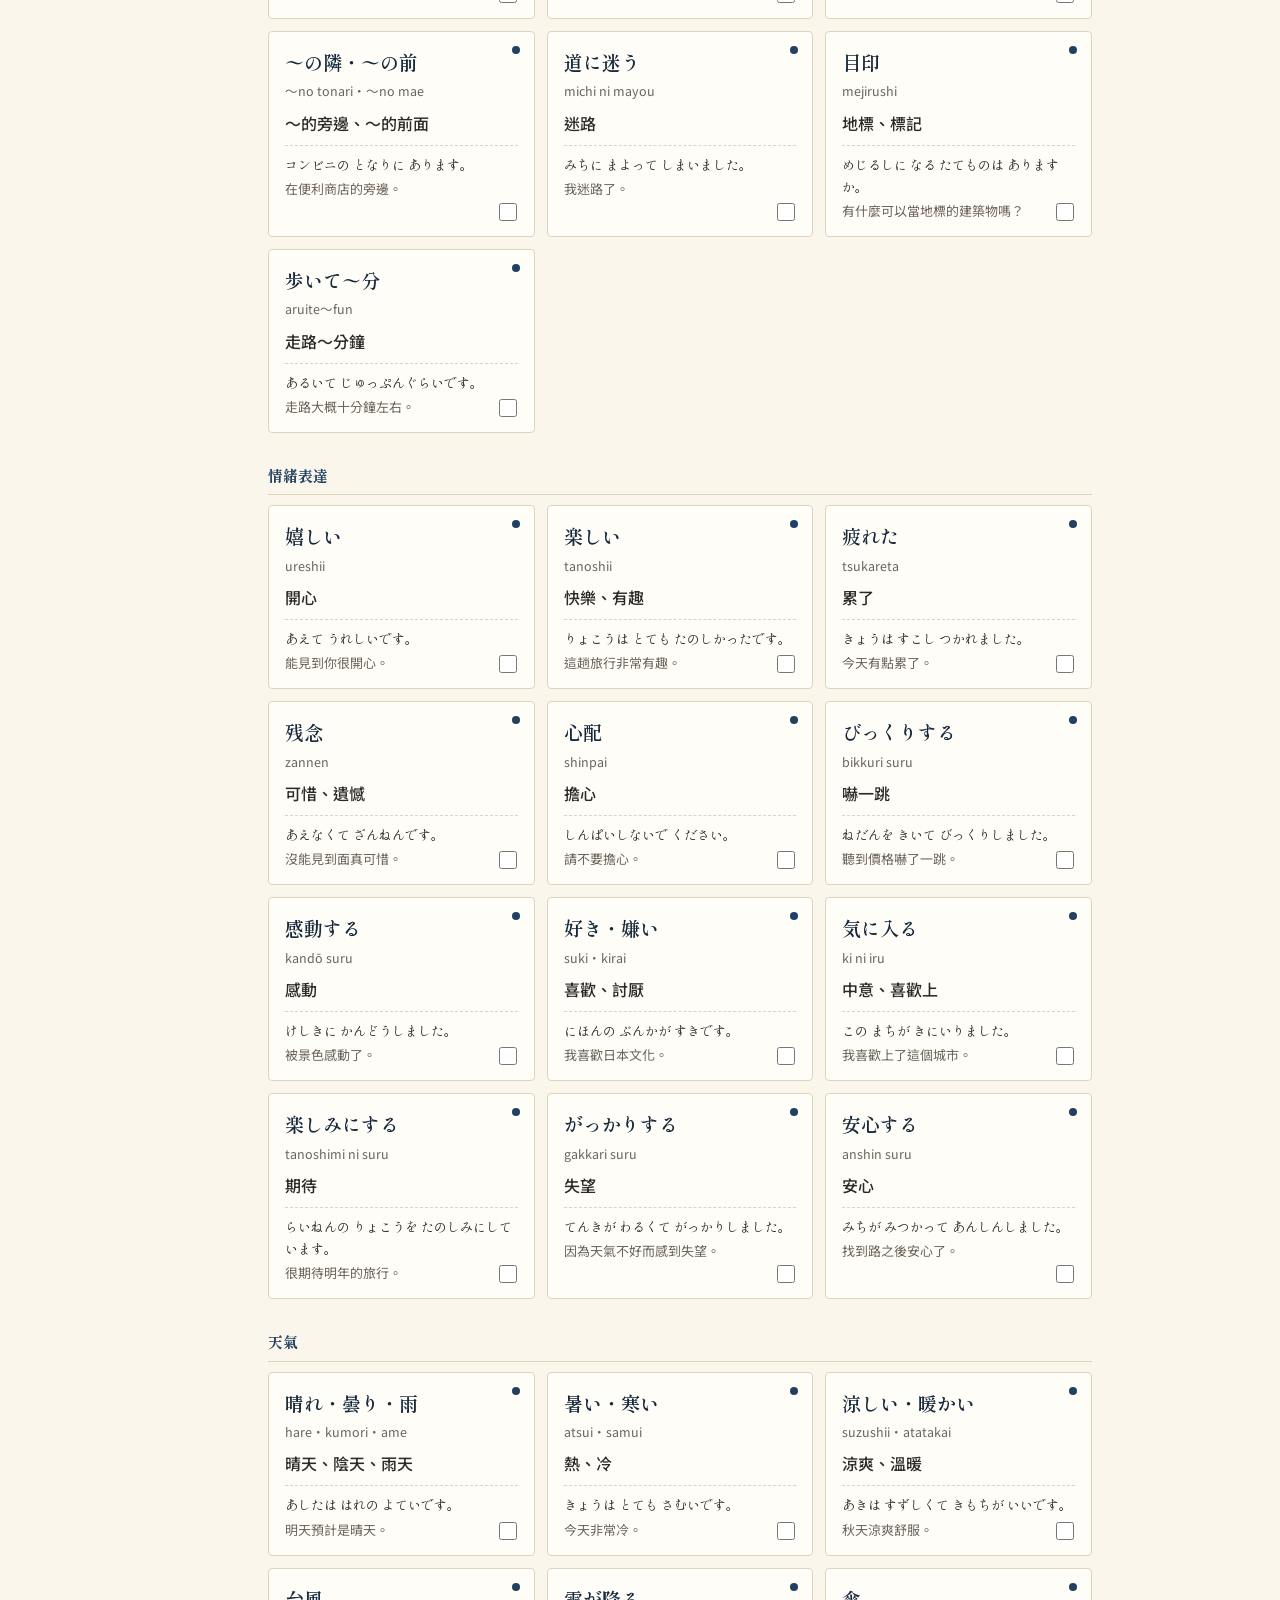
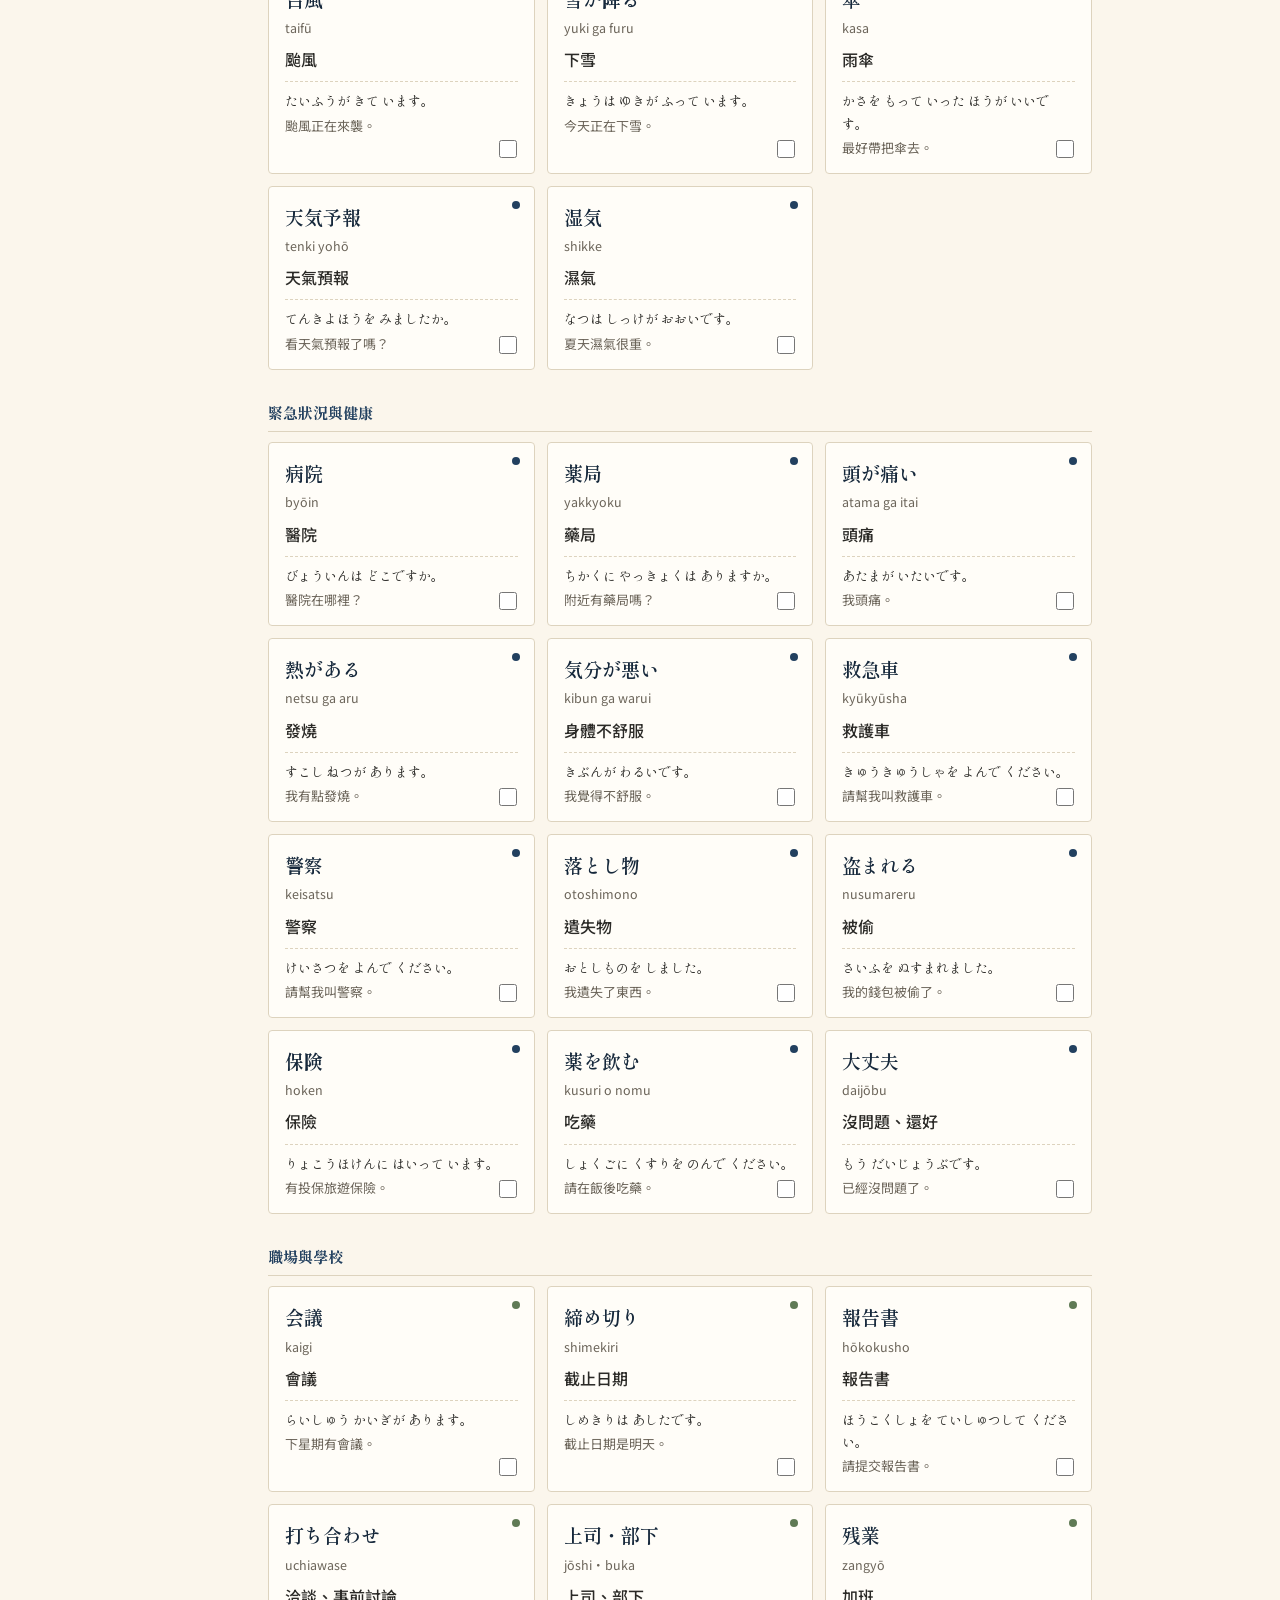
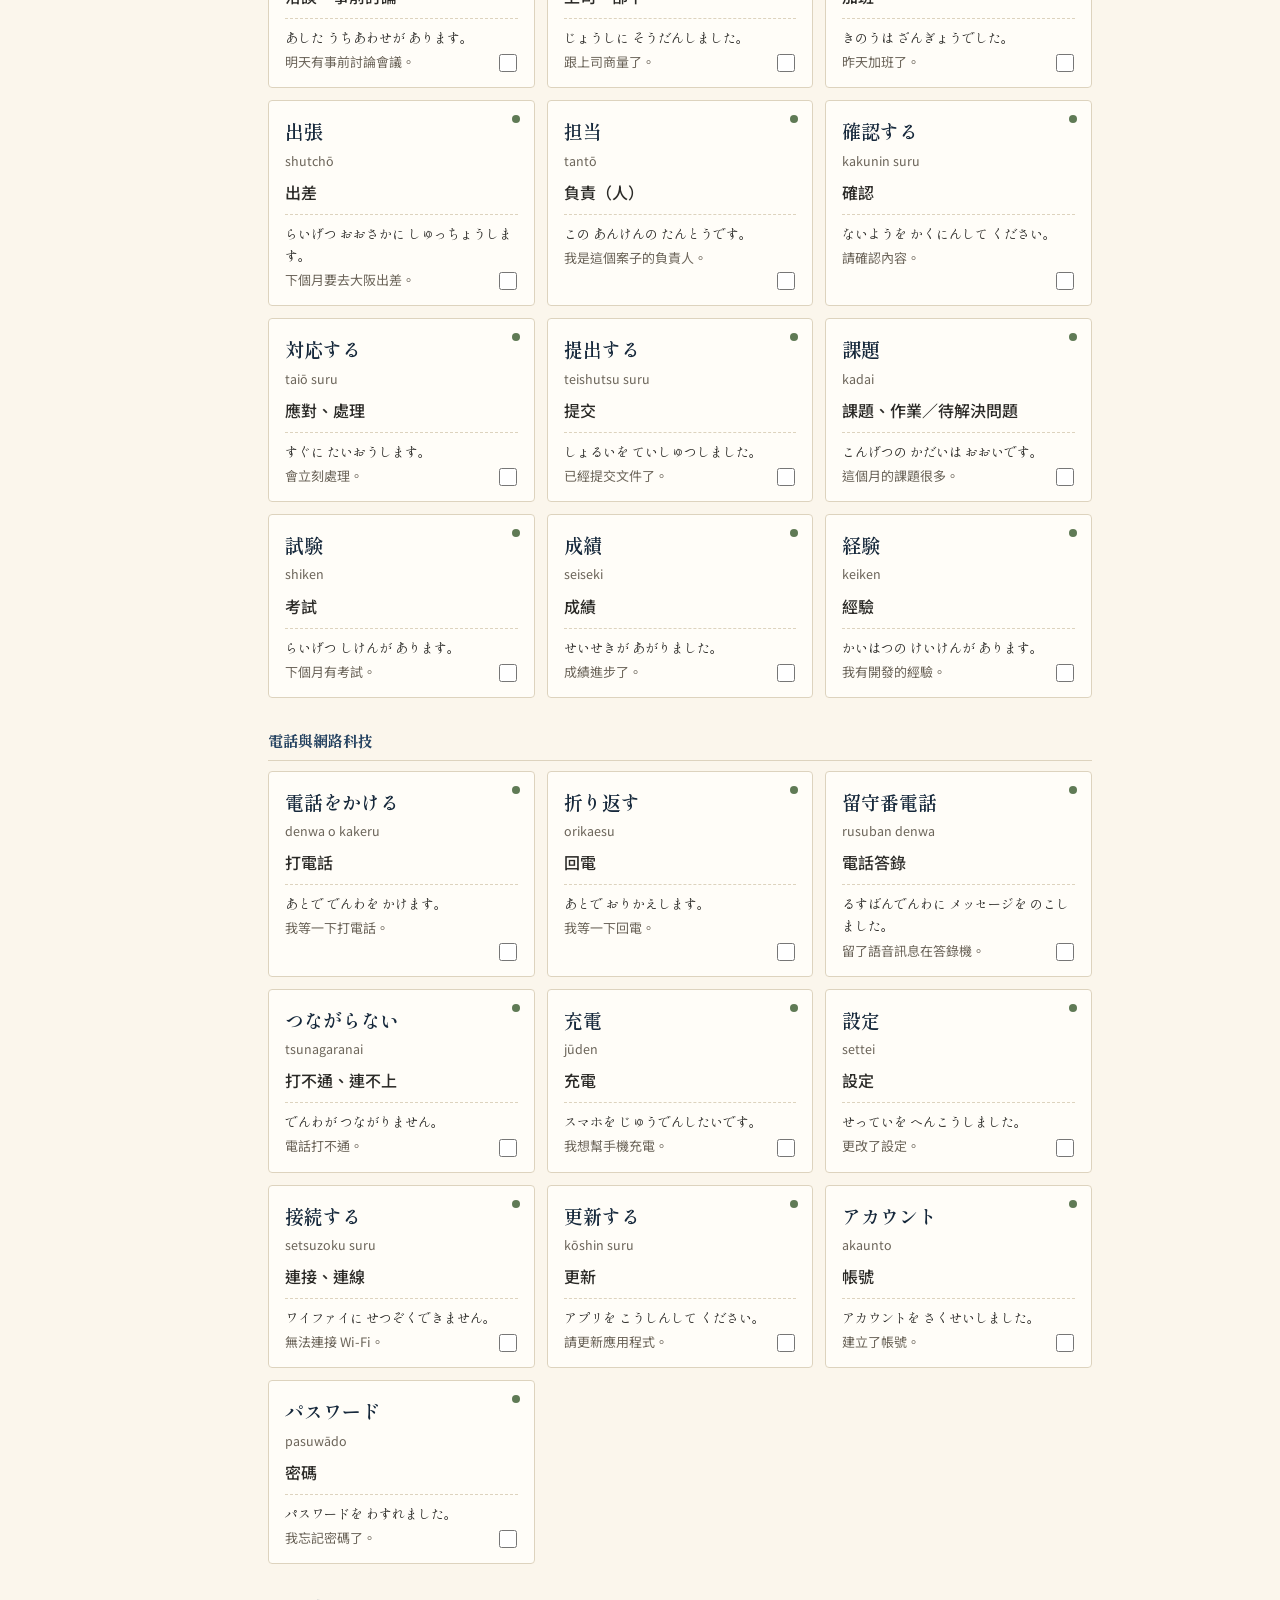
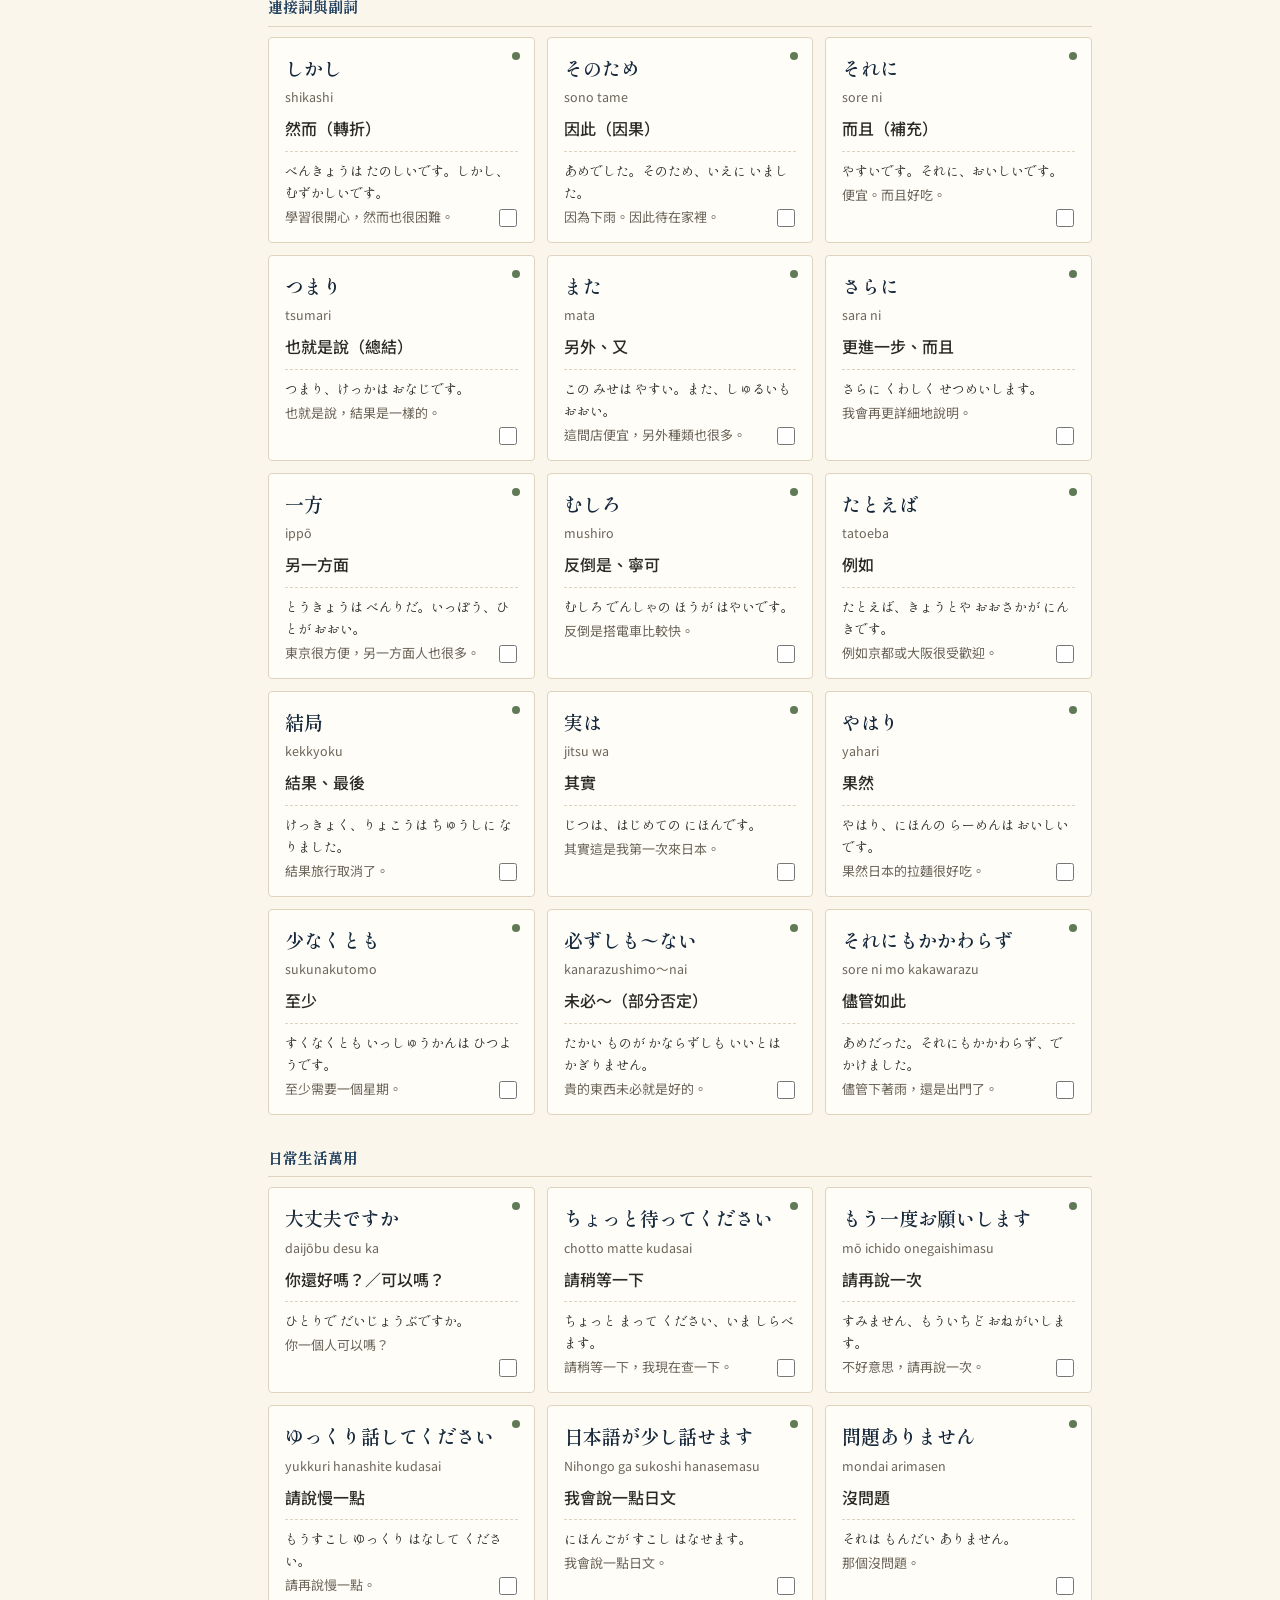
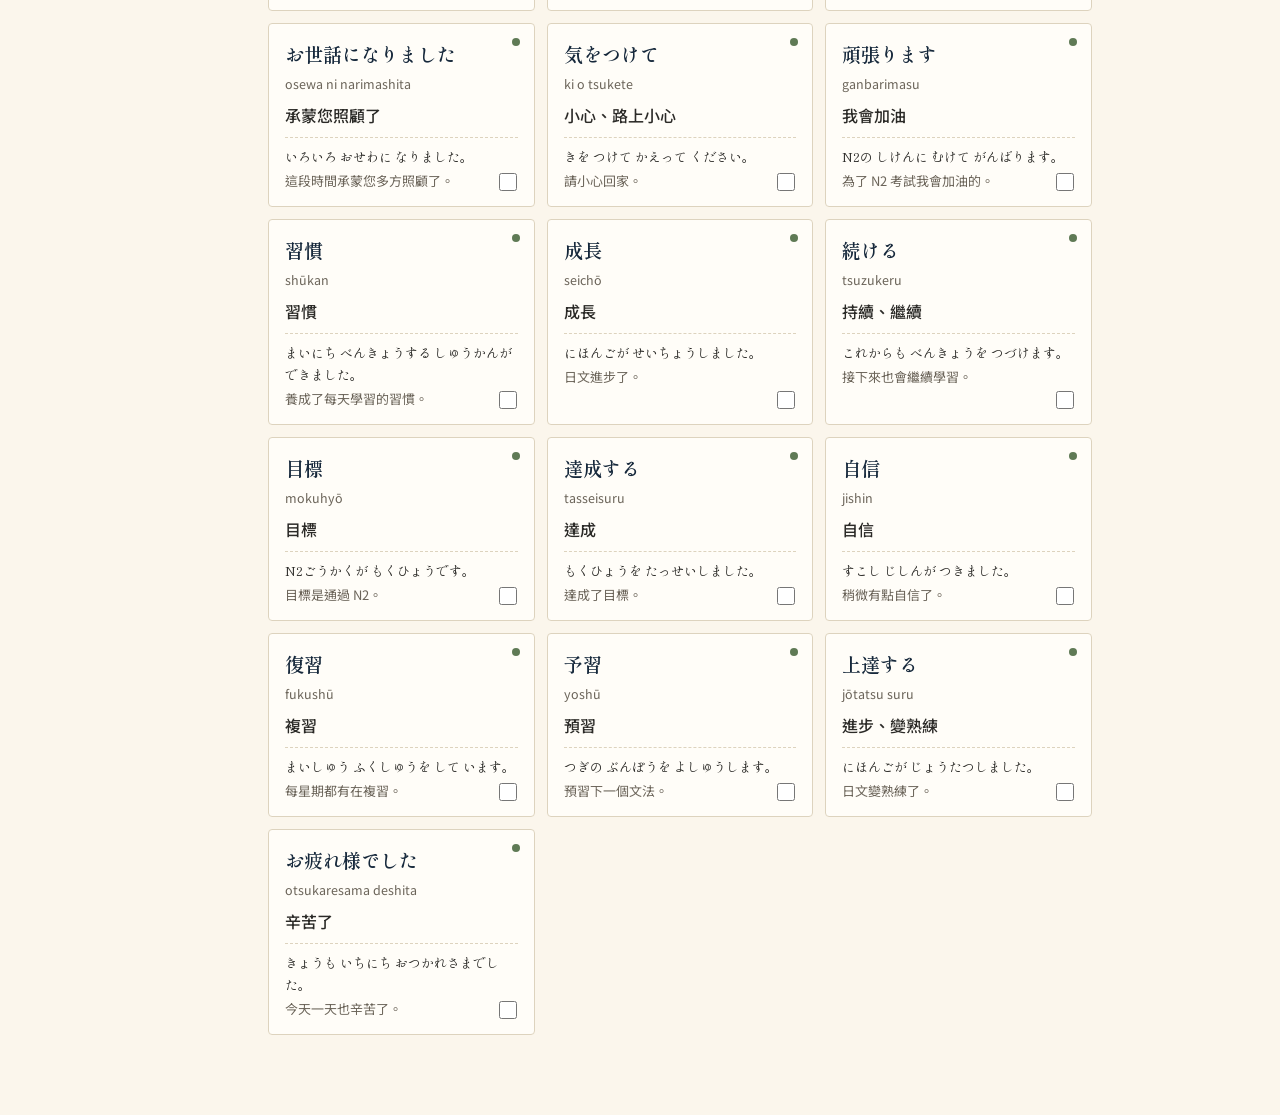
<file: vocab.html>
<!DOCTYPE html>
<html lang="zh-Hant">
<head>
<meta charset="UTF-8" />
<meta name="viewport" content="width=device-width, initial-scale=1.0" />
<title>核心詞彙 200｜日本語ノート</title>
<link rel="icon" href="data:image/svg+xml,<svg xmlns=%22http://www.w3.org/2000/svg%22 viewBox=%220 0 100 100%22><text y=%22.9em%22 font-size=%2290%22>🎌</text></svg>" />
<link rel="stylesheet" href="css/style.css" />
<script src="data/vocab.js" defer></script>
<script src="js/app.js" defer></script>
</head>
<body data-page="vocab">
<div class="app-shell">
  <nav class="spine" id="spine" aria-label="章節導覽"></nav>
  <main>
    <h1>📖 核心詞彙 200</h1>
    <p class="lede">依「旅行、日常對話、N2」的使用場景排序，圓點顏色代表優先級：<span style="color:var(--vermillion);">●</span> 第1〜4週基礎必學、<span style="color:var(--ink);">●</span> 第5〜8週生活應用、<span style="color:var(--moss);">●</span> 第9〜12週進階與N2導向。學會的單字可以打勾，方便追蹤複習進度。</p>

    <div class="filter-bar">
      <select id="filter-category" aria-label="依場景篩選"></select>
      <select id="filter-tier" aria-label="依優先級篩選">
        <option value="all">全部優先級</option>
        <option value="1">🔴 第1-4週必學</option>
        <option value="2">🔵 第5-8週應用</option>
        <option value="3">🟢 第9-12週進階</option>
      </select>
      <input type="search" id="filter-search" placeholder="搜尋單字、讀音或中文意思…" />
      <label style="display:flex;align-items:center;gap:6px;font-size:14px;color:var(--text-soft);white-space:nowrap;">
        <input type="checkbox" id="filter-unlearned" /> 只看還沒學會的
      </label>
    </div>
    <p id="vocab-count" class="lede" style="margin-bottom:10px;"></p>

    <div id="vocab-grid"></div>
  </main>
</div>
</body>
</html>
</file>
<file: css/style.css>
@import url('https://fonts.googleapis.com/css2?family=Shippori+Mincho:wght@400;500;600;800&family=Noto+Sans+TC:wght@400;500;700&display=swap');

:root {
  --bg: #FBF6EC;
  --card: #FFFDF8;
  --ink: #22405F;
  --ink-dark: #16283B;
  --vermillion: #BE4A34;
  --moss: #5F7A55;
  --moss-dark: #46593F;
  --border: #DDD3BE;
  --text: #2B2A27;
  --text-soft: #6B6459;
  --radius: 4px;
  --serif: 'Shippori Mincho', serif;
  --sans: 'Noto Sans TC', sans-serif;
}

* { box-sizing: border-box; }

html { scroll-behavior: smooth; }

body {
  margin: 0;
  font-family: var(--sans);
  background: var(--bg);
  color: var(--text);
  line-height: 1.7;
  -webkit-font-smoothing: antialiased;
}

a { color: inherit; }

/* ---------- 版面：書冊書籤式側邊導覽 ---------- */
.app-shell {
  display: grid;
  grid-template-columns: 220px 1fr;
  min-height: 100vh;
}

.spine {
  background: var(--ink);
  color: #EFE7D6;
  padding: 28px 0 28px 0;
  position: sticky;
  top: 0;
  height: 100vh;
  overflow-y: auto;
  border-right: 1px solid var(--ink-dark);
}

.spine-brand {
  padding: 0 20px 20px 20px;
  border-bottom: 1px solid rgba(239,231,214,0.15);
  margin-bottom: 12px;
}

.spine-brand .kanji {
  font-family: var(--serif);
  font-weight: 800;
  font-size: 22px;
  letter-spacing: 0.04em;
  display: block;
}

.spine-brand .sub {
  font-size: 12px;
  color: #C9BFA8;
  margin-top: 4px;
  display: block;
}

.spine-section-label {
  font-size: 12px;
  color: #9FA9B8;
  padding: 14px 20px 6px 20px;
}

.spine-link {
  display: flex;
  align-items: center;
  gap: 10px;
  padding: 8px 20px;
  text-decoration: none;
  color: #EFE7D6;
  font-size: 14px;
  border-left: 3px solid transparent;
  transition: background 0.15s ease, border-color 0.15s ease, padding-left 0.15s ease;
}

.spine-link:hover {
  background: rgba(239,231,214,0.08);
  padding-left: 24px;
}

.spine-link.active {
  border-left-color: var(--vermillion);
  background: rgba(190,74,52,0.16);
  font-weight: 500;
}

.spine-week-list {
  display: flex;
  flex-direction: column;
}

.spine-week-link {
  display: flex;
  align-items: center;
  gap: 10px;
  padding: 6px 20px;
  text-decoration: none;
  color: #DCD3BC;
  font-size: 13px;
  border-left: 3px solid transparent;
  transition: background 0.15s ease, padding-left 0.15s ease;
}

.spine-week-link .num {
  font-family: var(--serif);
  font-weight: 600;
  color: #9FA9B8;
  width: 18px;
  flex-shrink: 0;
}

.spine-week-link.done .num { color: var(--moss-dark); }
.spine-week-link.done .num::after { content: ' ✓'; color: #8FAE7F; font-size: 11px; }

.spine-week-link:hover {
  background: rgba(239,231,214,0.08);
  padding-left: 24px;
}

.spine-week-link.active {
  border-left-color: var(--vermillion);
  background: rgba(190,74,52,0.16);
}

/* ---------- 主內容區 ---------- */
main {
  padding: 40px 48px 80px 48px;
  max-width: 920px;
}

h1, h2, h3 { font-family: var(--serif); font-weight: 700; color: var(--ink-dark); margin: 0 0 12px 0; }
h1 { font-size: 30px; letter-spacing: 0.01em; }
h2 { font-size: 22px; margin-top: 40px; }
h3 { font-size: 17px; }

p { margin: 0 0 14px 0; color: var(--text); }
.lede { color: var(--text-soft); font-size: 15px; max-width: 62ch; }

.jp { font-family: var(--serif); }

hr.rule {
  border: none;
  border-top: 1px solid var(--border);
  margin: 24px 0;
}

/* ---------- 卡片 ---------- */
.card {
  background: var(--card);
  border: 1px solid var(--border);
  border-radius: var(--radius);
  padding: 20px 22px;
  margin-bottom: 16px;
}

.card-grid {
  display: grid;
  grid-template-columns: repeat(3, 1fr);
  gap: 14px;
  margin: 16px 0;
}

@media (max-width: 760px) {
  .card-grid { grid-template-columns: 1fr; }
}

.stat-box {
  background: var(--card);
  border: 1px solid var(--border);
  border-radius: var(--radius);
  padding: 14px 16px;
}

.stat-box .num {
  font-family: var(--serif);
  font-weight: 700;
  font-size: 26px;
  color: var(--ink);
  display: block;
}

.stat-box .label {
  font-size: 13px;
  color: var(--text-soft);
}

/* ---------- 進度條 ---------- */
.progress-track {
  width: 100%;
  height: 8px;
  background: var(--border);
  border-radius: 99px;
  overflow: hidden;
}

.progress-fill {
  height: 100%;
  background: var(--moss);
  transition: width 0.4s ease;
}

/* ---------- 週卡片（計畫頁） ---------- */
.week-card {
  border: 1px solid var(--border);
  border-radius: var(--radius);
  background: var(--card);
  padding: 24px 26px;
  margin-bottom: 22px;
  scroll-margin-top: 24px;
}

.week-card-head {
  display: flex;
  align-items: baseline;
  gap: 12px;
  margin-bottom: 6px;
}

.week-badge {
  font-family: var(--serif);
  font-weight: 800;
  font-size: 15px;
  color: var(--vermillion);
  border: 1px solid var(--vermillion);
  border-radius: 99px;
  padding: 2px 12px;
  flex-shrink: 0;
}

.week-icon { font-size: 20px; }

.week-grammar-tag {
  display: inline-block;
  font-size: 12.5px;
  color: var(--ink);
  background: #EAF0F5;
  border: 1px solid #C9D6E2;
  border-radius: var(--radius);
  padding: 3px 9px;
  margin: 2px 6px 2px 0;
}

.week-vocab-tag {
  display: inline-block;
  font-size: 12.5px;
  color: var(--moss-dark);
  background: #EEF2E9;
  border: 1px solid #CFDBC5;
  border-radius: var(--radius);
  padding: 3px 9px;
  margin: 2px 0;
}

.breakdown-row {
  display: flex;
  gap: 10px;
  flex-wrap: wrap;
  margin: 12px 0;
}

.breakdown-chip {
  font-size: 12.5px;
  color: var(--text-soft);
  border: 1px dashed var(--border);
  border-radius: var(--radius);
  padding: 4px 10px;
}

ul.goal-list, ul.task-list {
  margin: 8px 0 0 0;
  padding-left: 20px;
}

ul.goal-list li, ul.task-list li {
  margin-bottom: 5px;
  font-size: 14.5px;
}

.milestone-box {
  margin-top: 14px;
  padding: 12px 14px;
  background: #FBF1E7;
  border-left: 3px solid var(--vermillion);
  border-radius: 0 var(--radius) var(--radius) 0;
  font-size: 14px;
}

.complete-toggle {
  margin-top: 16px;
  display: inline-flex;
  align-items: center;
  gap: 8px;
  cursor: pointer;
  font-size: 14px;
  color: var(--text-soft);
  user-select: none;
}

.complete-toggle input { width: 16px; height: 16px; accent-color: var(--moss); }
.complete-toggle.done { color: var(--moss-dark); font-weight: 500; }

/* ---------- 詞彙頁 ---------- */
.filter-bar {
  display: flex;
  gap: 10px;
  flex-wrap: wrap;
  align-items: center;
  margin-bottom: 18px;
  position: sticky;
  top: 0;
  background: var(--bg);
  padding: 12px 0;
  z-index: 5;
}

.filter-bar select, .filter-bar input[type="search"] {
  font-family: var(--sans);
  font-size: 14px;
  padding: 8px 12px;
  border: 1px solid var(--border);
  border-radius: var(--radius);
  background: var(--card);
  color: var(--text);
}

.filter-bar input[type="search"] { flex: 1; min-width: 160px; }

.vocab-grid {
  display: grid;
  grid-template-columns: repeat(auto-fill, minmax(260px, 1fr));
  gap: 12px;
}

.vocab-card {
  border: 1px solid var(--border);
  border-radius: var(--radius);
  background: var(--card);
  padding: 14px 16px;
  position: relative;
}

.vocab-card .tier-dot {
  position: absolute;
  top: 14px;
  right: 14px;
  width: 8px;
  height: 8px;
  border-radius: 50%;
}
.tier-1 .tier-dot { background: var(--vermillion); }
.tier-2 .tier-dot { background: var(--ink); }
.tier-3 .tier-dot { background: var(--moss); }

.vocab-card .jp-word {
  font-family: var(--serif);
  font-size: 19px;
  font-weight: 600;
  color: var(--ink-dark);
  display: block;
}

.vocab-card .reading {
  font-size: 12.5px;
  color: var(--text-soft);
  display: block;
  margin-top: 2px;
}

.vocab-card .zh {
  margin: 8px 0;
  font-weight: 500;
}

.vocab-card .example {
  font-size: 13px;
  color: var(--text-soft);
  border-top: 1px dashed var(--border);
  padding-top: 8px;
  margin-top: 8px;
}

.vocab-card .example .ex-jp { font-family: var(--serif); color: var(--text); display: block; margin-bottom: 2px; }

.vocab-card .learned-toggle {
  position: absolute;
  bottom: 12px;
  right: 14px;
  cursor: pointer;
  width: 18px;
  height: 18px;
  accent-color: var(--moss);
}

.vocab-card.learned { background: #F7FAF4; border-color: #CFDBC5; }

.category-heading {
  font-family: var(--serif);
  font-size: 15px;
  color: var(--ink);
  margin: 30px 0 10px 0;
  padding-bottom: 6px;
  border-bottom: 1px solid var(--border);
}

/* ---------- 文法頁 ---------- */
.grammar-card {
  border: 1px solid var(--border);
  border-radius: var(--radius);
  background: var(--card);
  margin-bottom: 18px;
  overflow: hidden;
  scroll-margin-top: 24px;
}

.grammar-card summary {
  cursor: pointer;
  list-style: none;
  padding: 18px 22px;
  display: flex;
  align-items: center;
  gap: 12px;
}

.grammar-card summary::-webkit-details-marker { display: none; }

.grammar-card summary .arrow {
  margin-left: auto;
  color: var(--text-soft);
  transition: transform 0.2s ease;
  font-size: 14px;
}

.grammar-card[open] summary .arrow { transform: rotate(90deg); }

.grammar-level {
  font-size: 11.5px;
  font-weight: 700;
  color: #fff;
  background: var(--ink);
  border-radius: 99px;
  padding: 2px 9px;
  flex-shrink: 0;
}

.grammar-card summary .title-block .title {
  font-family: var(--serif);
  font-size: 18px;
  font-weight: 700;
  color: var(--ink-dark);
}

.grammar-card summary .title-block .subtitle {
  font-size: 13px;
  color: var(--text-soft);
  margin-top: 2px;
}

.grammar-body { padding: 0 22px 22px 22px; }

.example-row {
  padding: 10px 0;
  border-top: 1px dashed var(--border);
}
.example-row:first-child { border-top: none; }

.example-row .ex-jp { font-family: var(--serif); font-size: 16px; color: var(--ink-dark); display: block; }
.example-row .ex-reading { font-size: 12.5px; color: var(--text-soft); display: block; margin: 2px 0; }
.example-row .ex-zh { font-size: 14px; }

.mistake-box {
  margin-top: 16px;
  border: 1px solid #E2C3B8;
  background: #FCF3EF;
  border-radius: var(--radius);
  padding: 14px 16px;
}

.mistake-box .label {
  font-size: 12.5px;
  font-weight: 700;
  color: var(--vermillion);
  margin-bottom: 6px;
}

.mistake-box .wrong { color: #94382A; text-decoration: line-through; font-size: 14px; margin-bottom: 6px; }
.mistake-box .why { font-size: 13.5px; color: var(--text-soft); margin-bottom: 8px; }
.mistake-box .correct { color: var(--moss-dark); font-weight: 500; font-size: 14px; }
.mistake-box .correct::before { content: '✓ '; }

/* ---------- 50音表 ---------- */
.kana-controls {
  display: flex;
  gap: 10px;
  flex-wrap: wrap;
  align-items: center;
  margin: 16px 0 24px 0;
}

.kana-controls .btn-toggle {
  font-family: var(--sans);
  font-size: 13.5px;
  padding: 8px 16px;
  border-radius: 99px;
  border: 1px solid var(--ink);
  background: transparent;
  color: var(--ink);
  cursor: pointer;
}

.kana-controls .btn-toggle.active {
  background: var(--ink);
  color: #fff;
}

.kana-controls label {
  display: flex;
  align-items: center;
  gap: 6px;
  font-size: 13.5px;
  color: var(--text-soft);
}

.kana-section-title {
  font-family: var(--serif);
  font-size: 15px;
  color: var(--ink);
  margin: 30px 0 12px 0;
  padding-bottom: 6px;
  border-bottom: 1px solid var(--border);
}

.kana-table { margin-bottom: 8px; }

.kana-row {
  display: grid;
  grid-template-columns: 52px repeat(5, 1fr);
  gap: 8px;
  margin-bottom: 8px;
  align-items: stretch;
}

.kana-row.youon-row { grid-template-columns: 60px repeat(3, 1fr); }

.kana-row-label {
  display: flex;
  align-items: center;
  justify-content: center;
  font-family: var(--serif);
  font-size: 13px;
  color: var(--text-soft);
}

.kana-cell {
  font-family: var(--sans);
  background: var(--card);
  border: 1px solid var(--border);
  border-radius: var(--radius);
  padding: 10px 6px 8px 6px;
  text-align: center;
  cursor: pointer;
  transition: background 0.12s ease, border-color 0.12s ease, transform 0.08s ease;
}

.kana-cell:hover { border-color: var(--ink); }
.kana-cell:active { transform: scale(0.96); }

.kana-cell.speaking { background: #EAF0F5; border-color: var(--ink); }

.kana-cell .char {
  font-family: var(--serif);
  font-size: 24px;
  font-weight: 600;
  color: var(--ink-dark);
  display: block;
}

.kana-cell .romaji {
  font-size: 11.5px;
  color: var(--text-soft);
  display: block;
  margin-top: 3px;
}

.kana-cell.hide-romaji .romaji { visibility: hidden; }

.kana-cell.empty {
  background: transparent;
  border: none;
  cursor: default;
}

@media (max-width: 640px) {
  .kana-row { grid-template-columns: 36px repeat(5, 1fr); gap: 5px; }
  .kana-row.youon-row { grid-template-columns: 44px repeat(3, 1fr); }
  .kana-cell .char { font-size: 19px; }
}

/* ---------- 通用元件 ---------- */
.btn {
  display: inline-block;
  font-family: var(--sans);
  font-size: 14px;
  padding: 9px 18px;
  border-radius: var(--radius);
  border: 1px solid var(--ink);
  background: var(--ink);
  color: #fff;
  text-decoration: none;
  cursor: pointer;
}
.btn.secondary { background: transparent; color: var(--ink); }

.pill-row { display: flex; gap: 8px; flex-wrap: wrap; margin: 14px 0; }
.pill {
  font-size: 13px;
  padding: 5px 12px;
  border-radius: 99px;
  border: 1px solid var(--border);
  color: var(--text-soft);
}

footer.site-footer {
  margin-top: 60px;
  padding-top: 20px;
  border-top: 1px solid var(--border);
  font-size: 13px;
  color: var(--text-soft);
}

/* ---------- 手機版 ---------- */
@media (max-width: 860px) {
  .app-shell { grid-template-columns: 1fr; }
  .spine {
    position: sticky;
    height: auto;
    top: 0;
    padding: 14px 0;
    z-index: 20;
  }
  .spine-brand { padding: 0 16px 12px 16px; margin-bottom: 6px; }
  .spine-week-list, .spine > .spine-section-label:not(:first-of-type) { display: none; }
  main { padding: 24px 18px 60px 18px; }
}

@media (prefers-reduced-motion: reduce) {
  * { transition: none !important; scroll-behavior: auto !important; }
}

:focus-visible {
  outline: 2px solid var(--vermillion);
  outline-offset: 2px;
}
</file>
